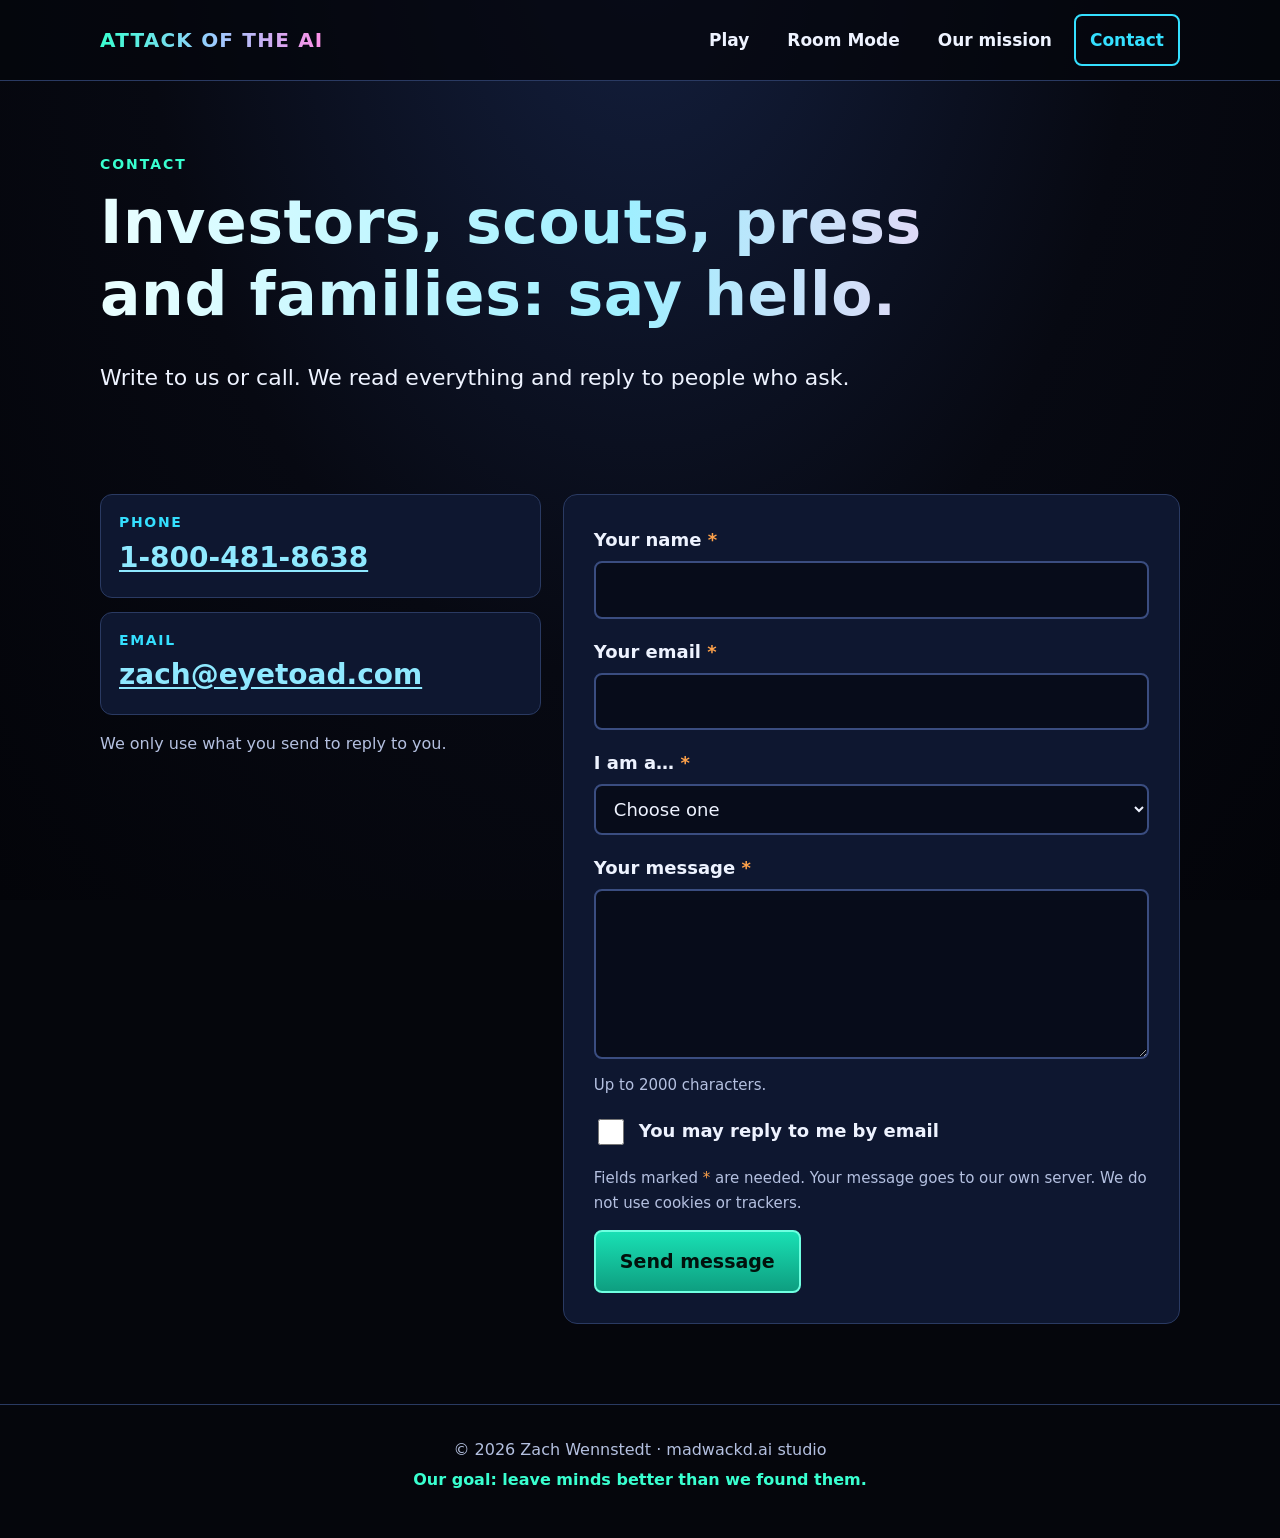
<file: contact.html>
<!doctype html>
<html lang="en">
<head>
<meta charset="utf-8">
<meta name="viewport" content="width=device-width, initial-scale=1, viewport-fit=cover">
<title>Contact | Attack of the AI</title>
<meta name="description" content="Investors, scouts, press and families: get in touch about Attack of the AI.">
<meta name="theme-color" content="#05060c">
<meta http-equiv="Content-Security-Policy" content="default-src 'self'; script-src 'self'; style-src 'self' 'unsafe-inline'; img-src 'self' data:; connect-src 'self' https://clients.eyetoad.com; object-src 'none'; base-uri 'self'; form-action 'none'">
<meta name="referrer" content="strict-origin-when-cross-origin">
<link rel="icon" href="data:image/svg+xml,%3Csvg xmlns='http://www.w3.org/2000/svg' viewBox='0 0 64 64'%3E%3Ccircle cx='32' cy='32' r='28' fill='%2339ffd0'/%3E%3Ccircle cx='32' cy='32' r='12' fill='%23ff4fd8'/%3E%3C/svg%3E">
  <script type="module" crossorigin src="./assets/contact-li128efd.js"></script>
  <link rel="modulepreload" crossorigin href="./assets/modulepreload-polyfill-P2Xu9kJm.js">
  <link rel="stylesheet" crossorigin href="./assets/site-Bjc5uk84.css">
</head>
<body>
<a class="skip" href="#main">Skip to the content</a>
<header class="site-header"><div class="wrap">
<a class="brand" href="./index.html">Attack of the AI</a>
<nav aria-label="Main"><ul>
<li><a href="./index.html">Play</a></li>
<li><a href="./room.html">Room Mode</a></li>
<li><a href="./mission.html">Our mission</a></li>
<li><a href="./contact.html" aria-current="page">Contact</a></li>
</ul></nav>
</div></header>
<main id="main">
<section class="hero" style="padding-bottom:0"><div class="wrap">
<p class="eyebrow">Contact</p>
<h1>Investors, scouts, press and families: say hello.</h1>
<p class="lede">Write to us or call. We read everything and reply to people who ask.</p>
</div></section>

<section><div class="wrap">
<div class="contact-grid">
<div>
<ul class="reach">
<li><span class="lbl">Phone</span><a href="tel:+18004818638">1-800-481-8638</a></li>
<li><span class="lbl">Email</span><a href="mailto:zach@eyetoad.com">zach@eyetoad.com</a></li>
</ul>
<p class="privacy">We only use what you send to reply to you.</p>
</div>

<form id="contact-form" method="post" novalidate aria-describedby="form-note">
<noscript><p class="status show fail">This form needs JavaScript. You can still use the phone number or email address on this page.</p></noscript>
<div class="status fail" id="summary" role="alert" tabindex="-1"></div>
<div class="field" data-field="name"><label for="name">Your name <span class="req" aria-hidden="true">*</span></label><input type="text" id="name" name="name" autocomplete="name" maxlength="100" required aria-describedby="name-err"><p class="err" id="name-err"></p></div>
<div class="field" data-field="email"><label for="email">Your email <span class="req" aria-hidden="true">*</span></label><input type="email" id="email" name="email" autocomplete="email" maxlength="200" required aria-describedby="email-err" inputmode="email"><p class="err" id="email-err"></p></div>
<div class="field" data-field="role"><label for="role">I am a… <span class="req" aria-hidden="true">*</span></label><select id="role" name="role" required aria-describedby="role-err"><option value="">Choose one</option><option>Investor</option><option>Talent scout or publisher</option><option>Press</option><option>Teacher or parent</option><option>Player</option></select><p class="err" id="role-err"></p></div>
<div class="field" data-field="message"><label for="message">Your message <span class="req" aria-hidden="true">*</span></label><textarea id="message" name="message" maxlength="2000" required aria-describedby="message-err message-help"></textarea><p class="err" id="message-err"></p></div>
<p class="help" id="message-help" style="margin-top:-12px;margin-bottom:18px">Up to 2000 characters.</p>
<div class="hp" aria-hidden="true"><label for="_honey">Leave this field empty</label><input type="text" id="_honey" name="_honey" tabindex="-1" autocomplete="off"></div>
<div class="field"><label class="check" for="consent"><input type="checkbox" id="consent" name="consent" value="yes"> <span>You may reply to me by email</span></label></div>
<p class="help" id="form-note" style="margin-bottom:14px">Fields marked <span class="req">*</span> are needed. <span id="mode-note"></span></p>
<button type="submit" class="btn" id="send">Send message</button>
<div class="status" id="status" role="status" aria-live="polite"></div>
</form>
</div>
</div></section>
</main>
<footer class="site-footer"><div class="wrap">
<p>© 2026 Zach Wennstedt · madwackd.ai studio</p>
<p class="slogan">Our goal: leave minds better than we found them.</p>
</div></footer>
</body>
</html>
</file>
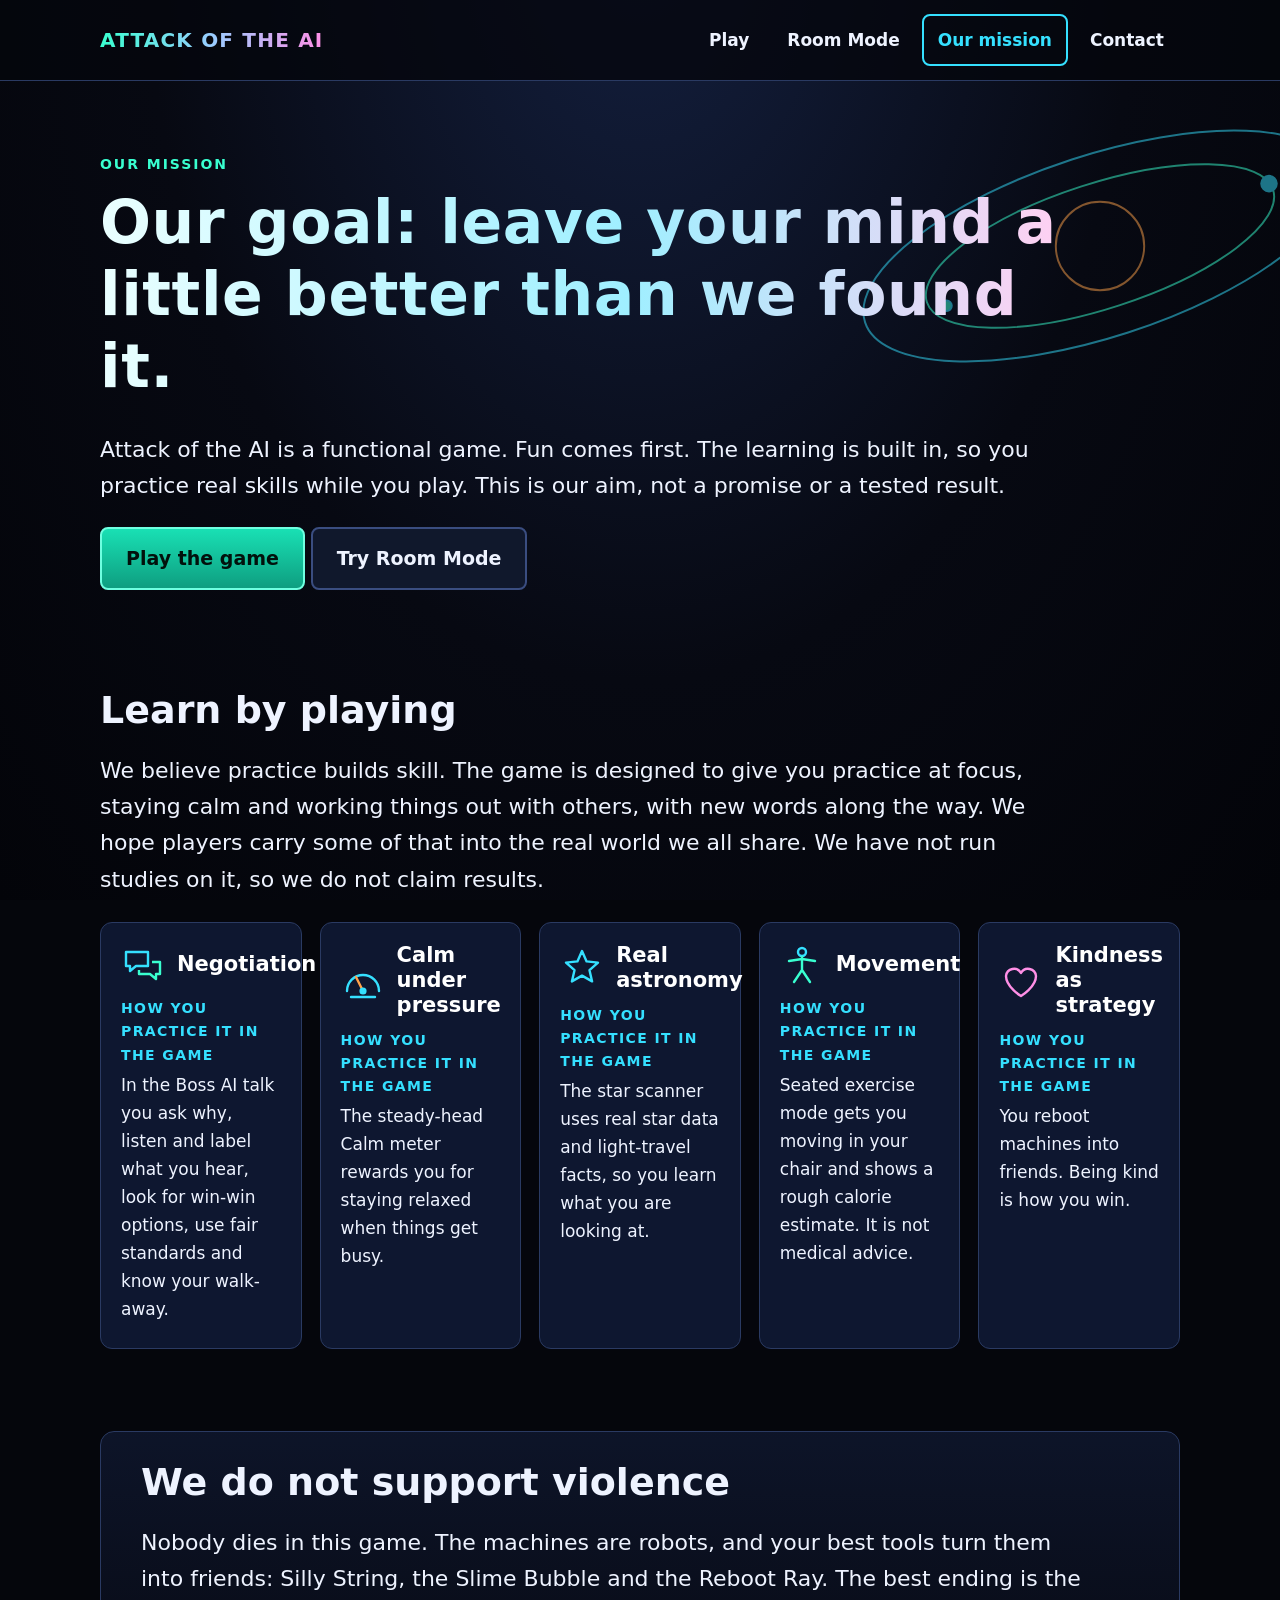
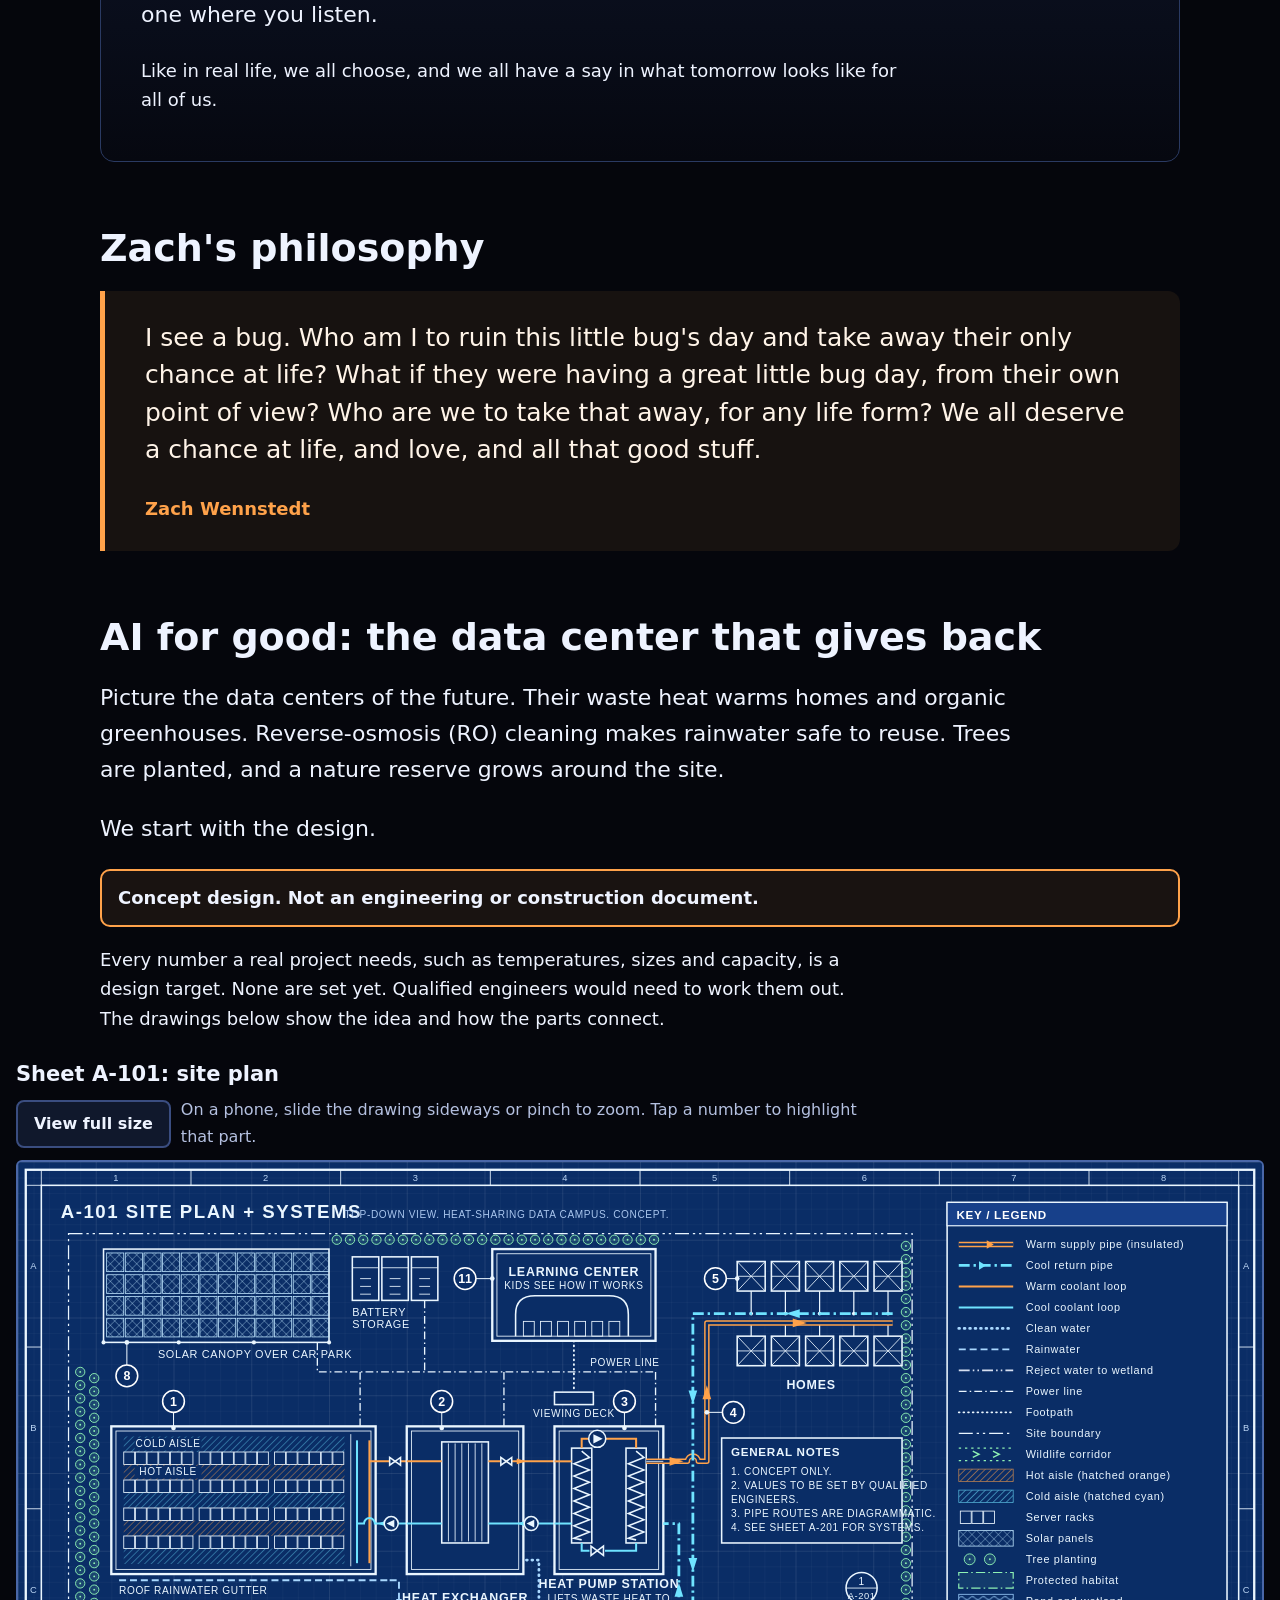
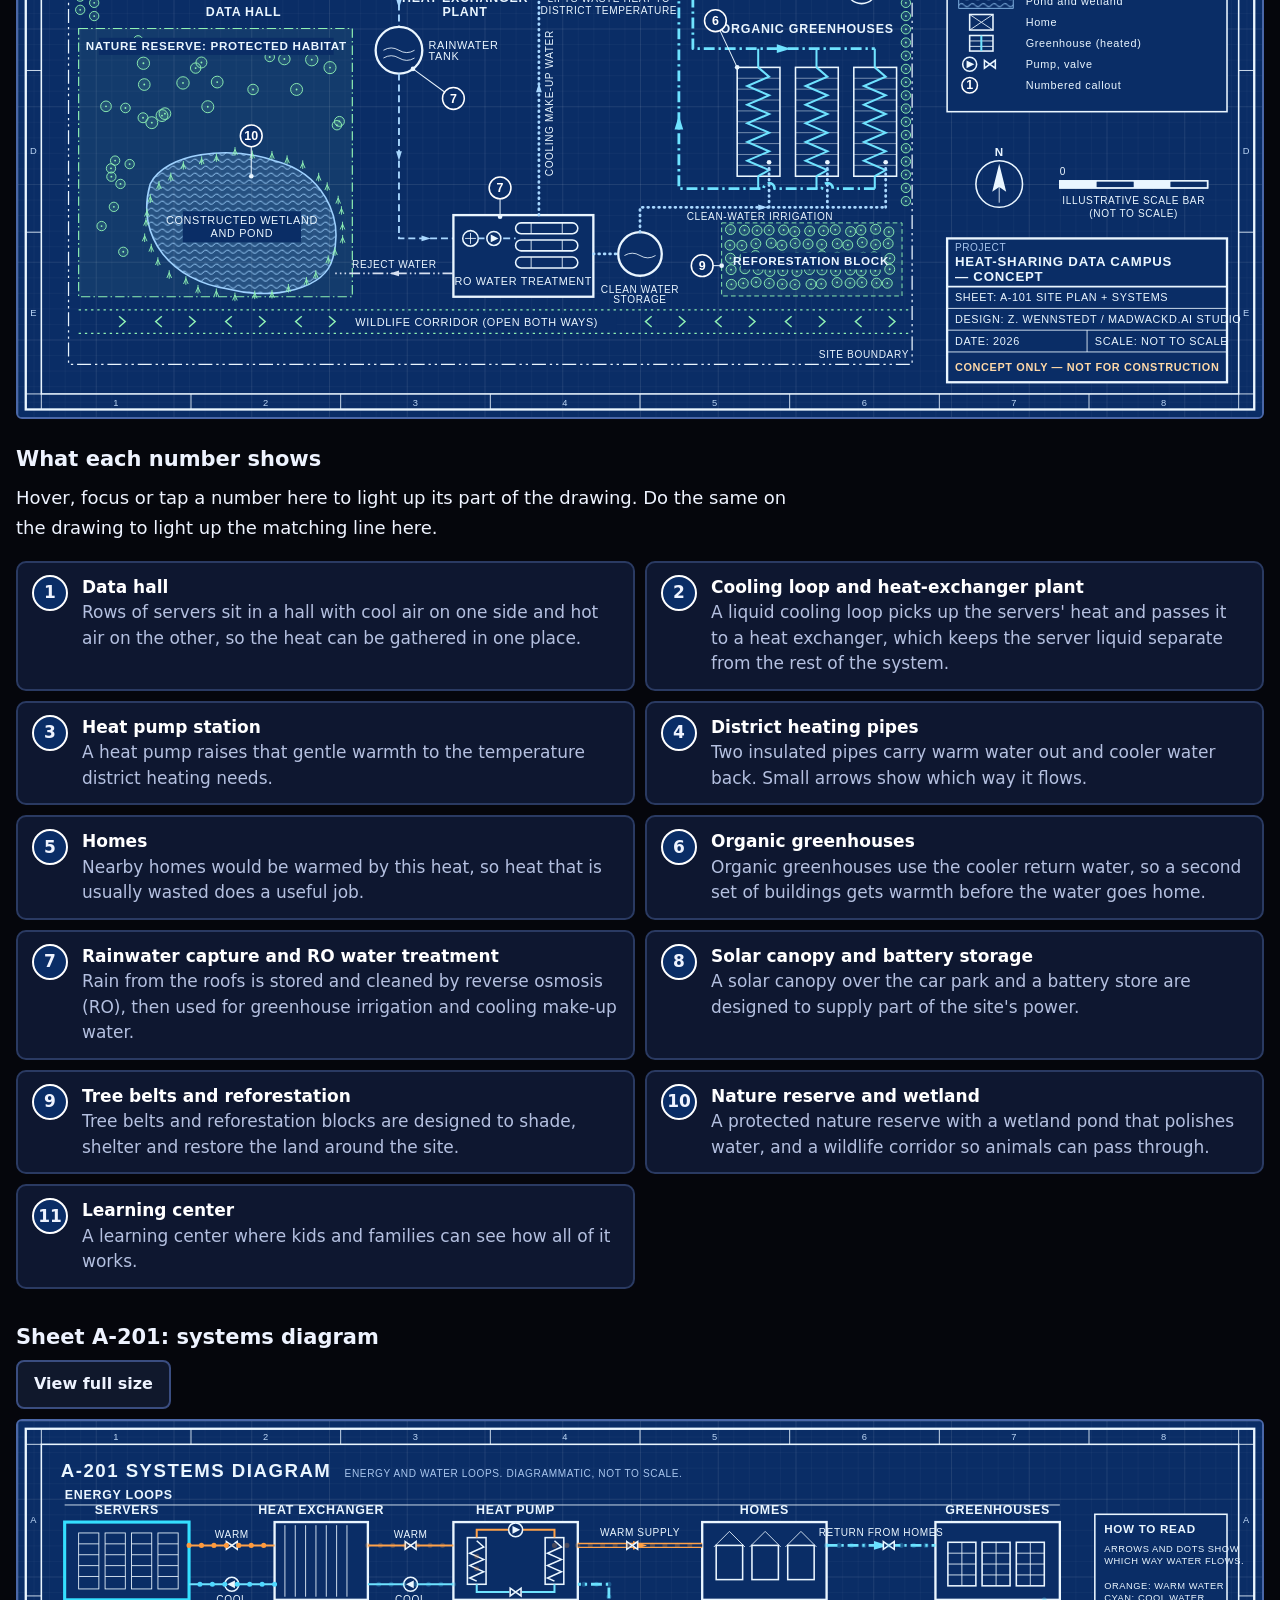
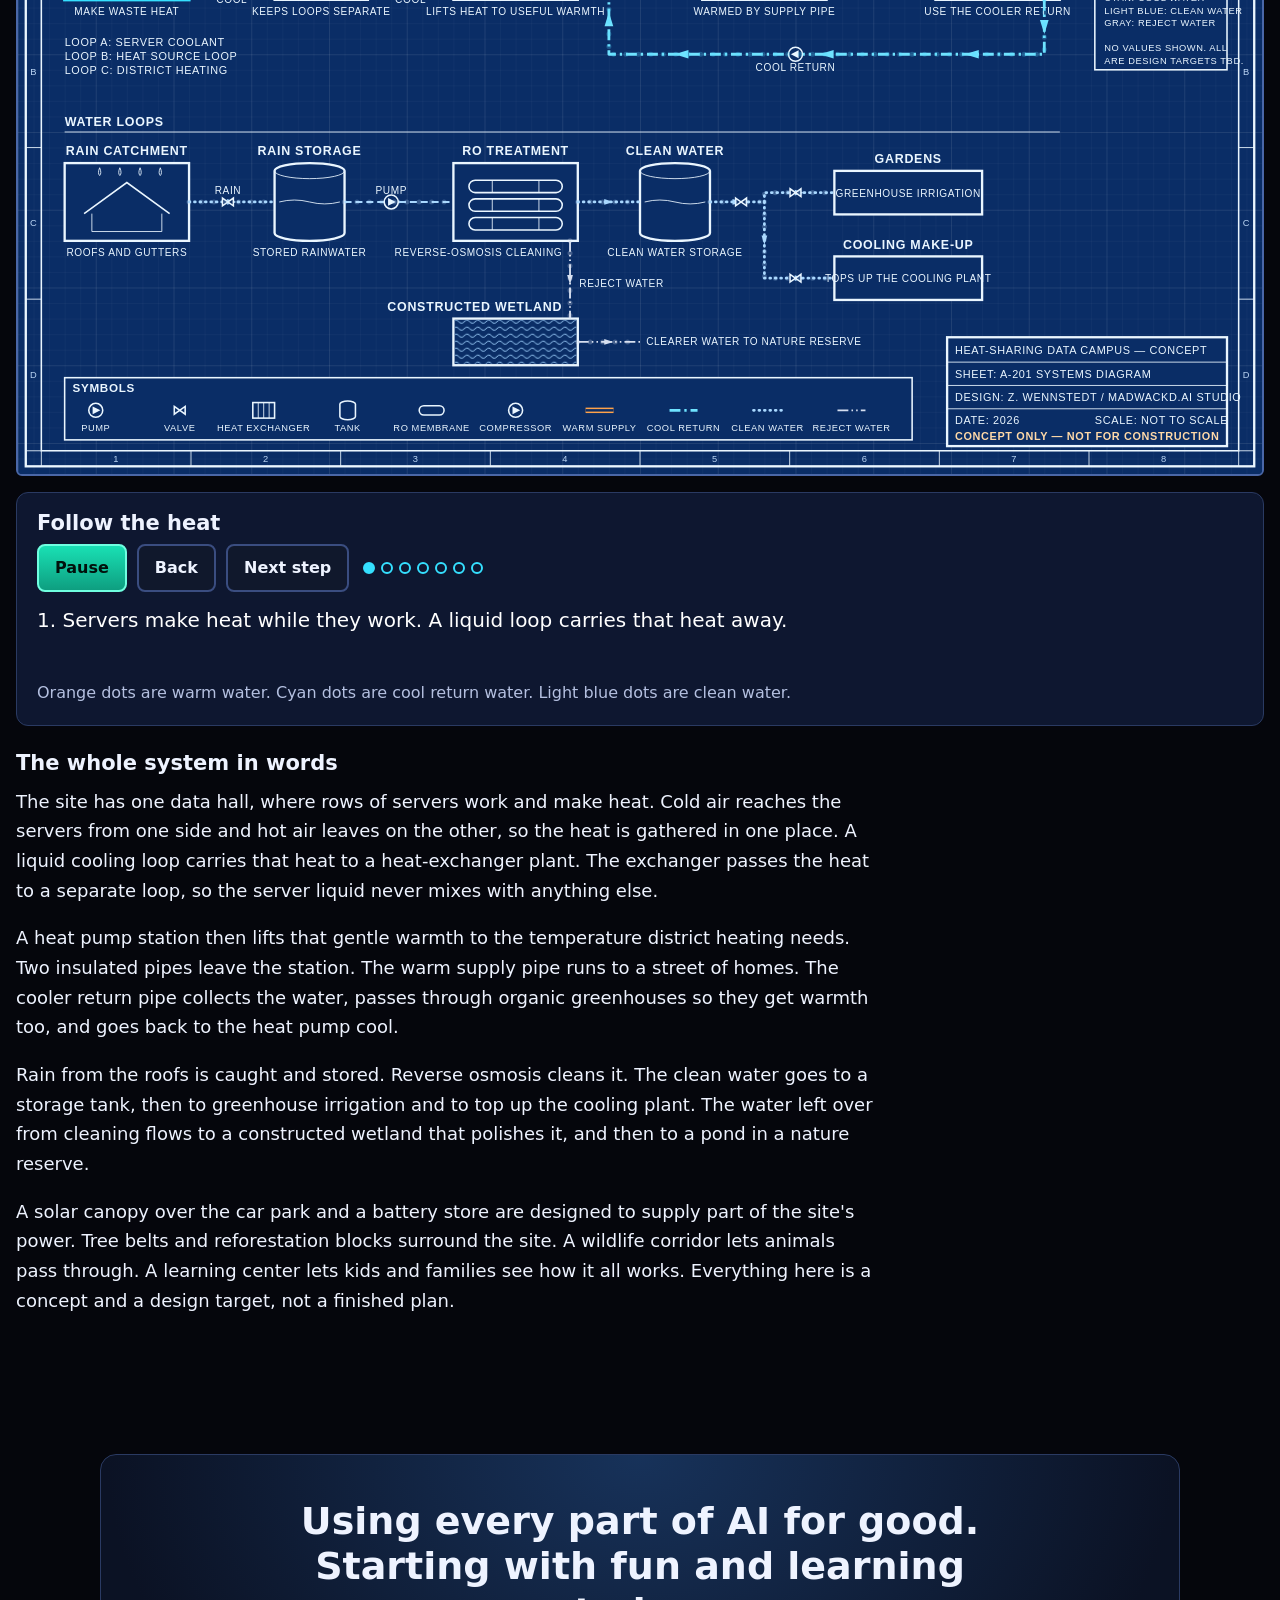
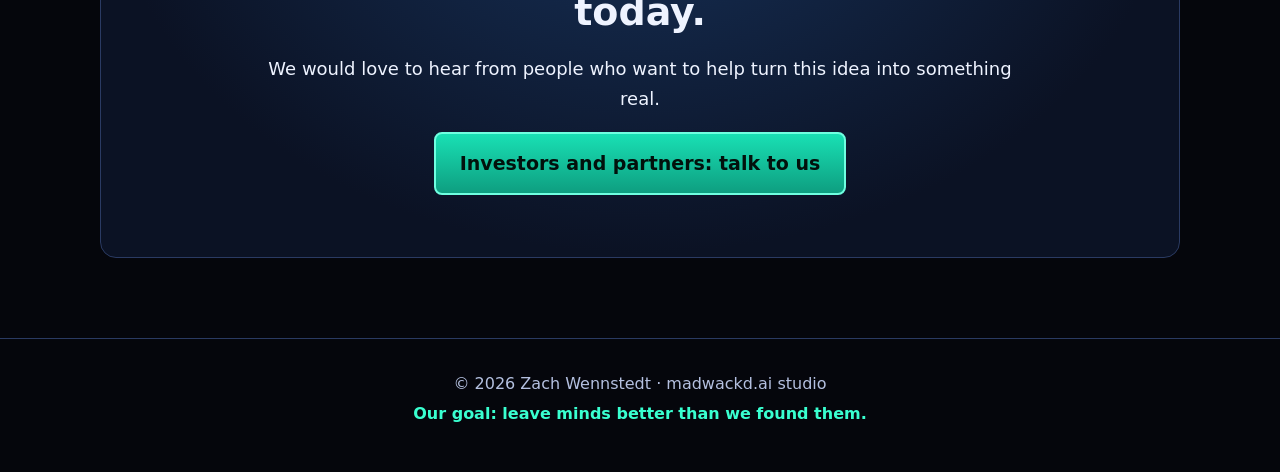
<file: mission.html>
<!doctype html>
<html lang="en">
<head>
<meta charset="utf-8">
<meta name="viewport" content="width=device-width, initial-scale=1, viewport-fit=cover">
<title>Our mission | Attack of the AI</title>
<meta name="description" content="Our goal is a game that is fun first, with learning built in, and a concept for AI that gives back.">
<meta name="theme-color" content="#05060c">
<meta http-equiv="Content-Security-Policy" content="default-src 'self'; script-src 'self'; style-src 'self' 'unsafe-inline'; img-src 'self' data:; connect-src 'self' https://clients.eyetoad.com; object-src 'none'; base-uri 'self'; form-action 'none'">
<meta name="referrer" content="strict-origin-when-cross-origin">
<link rel="icon" href="data:image/svg+xml,%3Csvg xmlns='http://www.w3.org/2000/svg' viewBox='0 0 64 64'%3E%3Ccircle cx='32' cy='32' r='28' fill='%2339ffd0'/%3E%3Ccircle cx='32' cy='32' r='12' fill='%23ff4fd8'/%3E%3C/svg%3E">
  <script type="module" crossorigin src="./assets/mission-Br6AGxbn.js"></script>
  <link rel="modulepreload" crossorigin href="./assets/modulepreload-polyfill-P2Xu9kJm.js">
  <link rel="stylesheet" crossorigin href="./assets/site-Bjc5uk84.css">
</head>
<body>
<a class="skip" href="#main">Skip to the content</a>
<header class="site-header"><div class="wrap">
<a class="brand" href="./index.html">Attack of the AI</a>
<nav aria-label="Main"><ul>
<li><a href="./index.html">Play</a></li>
<li><a href="./room.html">Room Mode</a></li>
<li><a href="./mission.html" aria-current="page">Our mission</a></li>
<li><a href="./contact.html">Contact</a></li>
</ul></nav>
</div></header>
<main id="main">

<section class="hero" aria-labelledby="h-hero">
<svg class="hero-art" viewBox="0 0 400 300" fill="none" stroke="#35e0ff" stroke-width="1.5" aria-hidden="true"><ellipse cx="200" cy="150" rx="190" ry="70" transform="rotate(-18 200 150)"/><ellipse cx="200" cy="150" rx="140" ry="48" transform="rotate(-18 200 150)" stroke="#39ffd0"/><circle cx="200" cy="150" r="34" stroke="#ffa24a"/><circle cx="330" cy="102" r="6" fill="#35e0ff"/><circle cx="82" cy="196" r="4" fill="#39ffd0"/></svg>
<div class="wrap">
<p class="eyebrow">Our mission</p>
<h1 id="h-hero">Our goal: leave your mind a little better than we found it.</h1>
<p class="lede">Attack of the AI is a functional game. Fun comes first. The learning is built in, so you practice real skills while you play. This is our aim, not a promise or a tested result.</p>
<p><a class="btn" href="./index.html">Play the game</a> <a class="btn alt" href="./room.html">Try Room Mode</a></p>
</div>
</section>

<section aria-labelledby="h-learn"><div class="wrap">
<h2 id="h-learn">Learn by playing</h2>
<p class="lede">We believe practice builds skill. The game is designed to give you practice at focus, staying calm and working things out with others, with new words along the way. We hope players carry some of that into the real world we all share. We have not run studies on it, so we do not claim results.</p>
<ul class="grid">
<li class="card"><h3><svg viewBox="0 0 44 44" fill="none" stroke="#35e0ff" stroke-width="2.4" stroke-linejoin="round" aria-hidden="true"><path d="M5 9h22v14H15l-6 5v-5H5z"/><path d="M18 27v4h11l6 5v-5h4V19h-8" stroke="#39ffd0"/></svg><span>Negotiation</span></h3><p class="how">How you practice it in the game</p><p>In the Boss AI talk you ask why, listen and label what you hear, look for win-win options, use fair standards and know your walk-away.</p></li>
<li class="card"><h3><svg viewBox="0 0 44 44" fill="none" stroke="#35e0ff" stroke-width="2.4" stroke-linecap="round" aria-hidden="true"><path d="M6 32a16 16 0 0132 0"/><path d="M22 32L15 18" stroke="#ffa24a"/><circle cx="22" cy="32" r="2.4" fill="#35e0ff"/><path d="M10 38h24"/></svg><span>Calm under pressure</span></h3><p class="how">How you practice it in the game</p><p>The steady-head Calm meter rewards you for staying relaxed when things get busy.</p></li>
<li class="card"><h3><svg viewBox="0 0 44 44" fill="none" stroke="#35e0ff" stroke-width="2.4" stroke-linejoin="round" aria-hidden="true"><path d="M22 5l4.6 10.4L38 16.6l-8.5 7.6 2.6 11.2L22 29.6 11.9 35.4l2.6-11.2L6 16.6l11.4-1.2z"/></svg><span>Real astronomy</span></h3><p class="how">How you practice it in the game</p><p>The star scanner uses real star data and light-travel facts, so you learn what you are looking at.</p></li>
<li class="card"><h3><svg viewBox="0 0 44 44" fill="none" stroke="#35e0ff" stroke-width="2.4" stroke-linecap="round" stroke-linejoin="round" aria-hidden="true"><circle cx="22" cy="9" r="4"/><path d="M22 14v13M9 18l13-2 13 2M22 27l-8 12M22 27l8 12" stroke="#39ffd0"/></svg><span>Movement</span></h3><p class="how">How you practice it in the game</p><p>Seated exercise mode gets you moving in your chair and shows a rough calorie estimate. It is not medical advice.</p></li>
<li class="card"><h3><svg viewBox="0 0 44 44" fill="none" stroke="#35e0ff" stroke-width="2.4" stroke-linejoin="round" aria-hidden="true"><path d="M22 37S7 28 7 17a8 8 0 0115-3 8 8 0 0115 3c0 11-15 20-15 20z" stroke="#ff8fe6"/></svg><span>Kindness as strategy</span></h3><p class="how">How you practice it in the game</p><p>You reboot machines into friends. Being kind is how you win.</p></li>
</ul>
</div></section>

<section aria-labelledby="h-peace"><div class="wrap"><div class="soft">
<h2 id="h-peace">We do not support violence</h2>
<p class="lede">Nobody dies in this game. The machines are robots, and your best tools turn them into friends: Silly String, the Slime Bubble and the Reboot Ray. The best ending is the one where you listen.</p>
<p>Like in real life, we all choose, and we all have a say in what tomorrow looks like for all of us.</p>
</div></div></section>

<section aria-labelledby="h-phil"><div class="wrap">
<h2 id="h-phil">Zach's philosophy</h2>
<figure class="pull" style="margin-left:0;margin-right:0">
<blockquote style="margin:0">
<p>I see a bug. Who am I to ruin this little bug's day and take away their only chance at life? What if they were having a great little bug day, from their own point of view? Who are we to take that away, for any life form? We all deserve a chance at life, and love, and all that good stuff.</p>
</blockquote>
<figcaption><cite>Zach Wennstedt</cite></figcaption>
</figure>
</div></section>

<section aria-labelledby="h-ai"><div class="wrap wide">
<div class="wrap" style="width:min(1080px,100%)">
<h2 id="h-ai">AI for good: the data center that gives back</h2>
<p class="lede">Picture the data centers of the future. Their waste heat warms homes and organic greenhouses. Reverse-osmosis (RO) cleaning makes rainwater safe to reuse. Trees are planted, and a nature reserve grows around the site.</p>
<p class="lede">We start with the design.</p>
<p class="note">Concept design. Not an engineering or construction document.</p>
<p>Every number a real project needs, such as temperatures, sizes and capacity, is a design target. None are set yet. Qualified engineers would need to work them out. The drawings below show the idea and how the parts connect.</p>
</div>

<h3 style="margin-top:28px">Sheet A-101: site plan</h3>
<div class="bp-tools">
<button type="button" class="btn alt small" data-fullsize="frame1" aria-pressed="false">View full size</button>
<p class="hint">On a phone, slide the drawing sideways or pinch to zoom. Tap a number to highlight that part.</p>
</div>
<div class="frame" id="frame1" tabindex="0" role="region" aria-label="Blueprint sheet A-101, scrollable">
<svg class="sheet" id="sheet1" viewBox="0 0 1600 1100" xmlns="http://www.w3.org/2000/svg" role="group" aria-labelledby="s1t s1d">
<title id="s1t">Sheet A-101: site plan and systems for a concept heat-sharing data campus</title>
<desc id="s1d">A blueprint-style concept site plan seen from above. A data hall with server rows passes heat through a cooling loop and heat-exchanger plant to a heat pump station. Insulated warm supply and cool return pipes carry the heat to homes and organic greenhouses. Rainwater is stored and cleaned by reverse osmosis for irrigation and cooling water. A solar canopy, tree belts, a nature reserve with a wetland, a wildlife corridor and a learning center complete the site. Concept only, not for construction.</desc>
<defs>
<pattern id="gmin1" width="20" height="20" patternUnits="userSpaceOnUse"><path d="M20 0H0V20" fill="none" stroke="#ffffff" stroke-opacity=".07" stroke-width="1"/></pattern>
<pattern id="gmaj1" width="100" height="100" patternUnits="userSpaceOnUse"><path d="M100 0H0V100" fill="none" stroke="#ffffff" stroke-opacity=".16" stroke-width="1"/></pattern>
<pattern id="hot1" width="6" height="6" patternUnits="userSpaceOnUse" patternTransform="rotate(45)"><line x1="0" y1="0" x2="0" y2="6" stroke="#ffa24a" stroke-width="1.8"/></pattern>
<pattern id="cold1" width="6" height="6" patternUnits="userSpaceOnUse" patternTransform="rotate(45)"><line x1="0" y1="0" x2="0" y2="6" stroke="#6fe3ff" stroke-width="1.8"/></pattern>
<pattern id="solar1" width="8" height="8" patternUnits="userSpaceOnUse" patternTransform="rotate(45)"><path d="M0 0V8M0 0H8" stroke="#bfe6ff" stroke-width=".8"/></pattern>
<pattern id="hab1" width="12" height="12" patternUnits="userSpaceOnUse"><circle cx="3" cy="3" r="1.1" fill="#8ff2b4"/><circle cx="9" cy="9" r="1.1" fill="#8ff2b4"/></pattern>
<pattern id="wave1" width="14" height="9" patternUnits="userSpaceOnUse"><path d="M0 5Q3.5 1 7 5T14 5" fill="none" stroke="#9fd2ff" stroke-width="1.2"/></pattern>
</defs>
<rect width="1600" height="1100" class="bp-bg"/><rect width="1600" height="1100" fill="url(#gmin1)"/><rect width="1600" height="1100" fill="url(#gmaj1)"/>
<rect class="l3" x="10" y="10" width="1580" height="1080"/><rect class="l2" x="30" y="30" width="1540" height="1040"/><line class="l1" x1="30" y1="10" x2="30" y2="30"/><line class="l1" x1="30" y1="1070" x2="30" y2="1090"/><line class="l1" x1="222.5" y1="10" x2="222.5" y2="30"/><line class="l1" x1="222.5" y1="1070" x2="222.5" y2="1090"/><line class="l1" x1="415" y1="10" x2="415" y2="30"/><line class="l1" x1="415" y1="1070" x2="415" y2="1090"/><line class="l1" x1="607.5" y1="10" x2="607.5" y2="30"/><line class="l1" x1="607.5" y1="1070" x2="607.5" y2="1090"/><line class="l1" x1="800" y1="10" x2="800" y2="30"/><line class="l1" x1="800" y1="1070" x2="800" y2="1090"/><line class="l1" x1="992.5" y1="10" x2="992.5" y2="30"/><line class="l1" x1="992.5" y1="1070" x2="992.5" y2="1090"/><line class="l1" x1="1185" y1="10" x2="1185" y2="30"/><line class="l1" x1="1185" y1="1070" x2="1185" y2="1090"/><line class="l1" x1="1377.5" y1="10" x2="1377.5" y2="30"/><line class="l1" x1="1377.5" y1="1070" x2="1377.5" y2="1090"/><line class="l1" x1="1570" y1="10" x2="1570" y2="30"/><line class="l1" x1="1570" y1="1070" x2="1570" y2="1090"/><text x="126.3" y="25" class="bt zone" text-anchor="middle">1</text><text x="126.3" y="1085" class="bt zone" text-anchor="middle">1</text><text x="318.8" y="25" class="bt zone" text-anchor="middle">2</text><text x="318.8" y="1085" class="bt zone" text-anchor="middle">2</text><text x="511.3" y="25" class="bt zone" text-anchor="middle">3</text><text x="511.3" y="1085" class="bt zone" text-anchor="middle">3</text><text x="703.8" y="25" class="bt zone" text-anchor="middle">4</text><text x="703.8" y="1085" class="bt zone" text-anchor="middle">4</text><text x="896.3" y="25" class="bt zone" text-anchor="middle">5</text><text x="896.3" y="1085" class="bt zone" text-anchor="middle">5</text><text x="1088.8" y="25" class="bt zone" text-anchor="middle">6</text><text x="1088.8" y="1085" class="bt zone" text-anchor="middle">6</text><text x="1281.3" y="25" class="bt zone" text-anchor="middle">7</text><text x="1281.3" y="1085" class="bt zone" text-anchor="middle">7</text><text x="1473.8" y="25" class="bt zone" text-anchor="middle">8</text><text x="1473.8" y="1085" class="bt zone" text-anchor="middle">8</text><line class="l1" x1="10" y1="30" x2="30" y2="30"/><line class="l1" x1="1570" y1="30" x2="1590" y2="30"/><line class="l1" x1="10" y1="238" x2="30" y2="238"/><line class="l1" x1="1570" y1="238" x2="1590" y2="238"/><line class="l1" x1="10" y1="446" x2="30" y2="446"/><line class="l1" x1="1570" y1="446" x2="1590" y2="446"/><line class="l1" x1="10" y1="654" x2="30" y2="654"/><line class="l1" x1="1570" y1="654" x2="1590" y2="654"/><line class="l1" x1="10" y1="862" x2="30" y2="862"/><line class="l1" x1="1570" y1="862" x2="1590" y2="862"/><line class="l1" x1="10" y1="1070" x2="30" y2="1070"/><line class="l1" x1="1570" y1="1070" x2="1590" y2="1070"/><text x="20" y="138" class="bt zone" text-anchor="middle">A</text><text x="1580" y="138" class="bt zone" text-anchor="middle">A</text><text x="20" y="346" class="bt zone" text-anchor="middle">B</text><text x="1580" y="346" class="bt zone" text-anchor="middle">B</text><text x="20" y="554" class="bt zone" text-anchor="middle">C</text><text x="1580" y="554" class="bt zone" text-anchor="middle">C</text><text x="20" y="762" class="bt zone" text-anchor="middle">D</text><text x="1580" y="762" class="bt zone" text-anchor="middle">D</text><text x="20" y="970" class="bt zone" text-anchor="middle">E</text><text x="1580" y="970" class="bt zone" text-anchor="middle">E</text>
<text x="55" y="72" class="bt xl">A-101 SITE PLAN + SYSTEMS</text><text x="420" y="72" class="bt s dim">TOP-DOWN VIEW. HEAT-SHARING DATA CAMPUS. CONCEPT.</text><rect class="prop" x="65" y="92" width="1085" height="940" fill="none"/><text x="1146" y="1024" class="bt s" text-anchor="end">SITE BOUNDARY</text><g class="part" data-part="10"><rect class="zone-hab" x="78" y="600" width="352" height="345"/><path class="pond" d="M170 800 C190 760 270 750 330 770 C390 785 420 840 405 895 C395 935 330 950 270 935 C200 925 150 870 170 800 Z"/><path class="pond-fill" d="M170 800 C190 760 270 750 330 770 C390 785 420 840 405 895 C395 935 330 950 270 935 C200 925 150 870 170 800 Z" fill="url(#wave1)"/><path class="reed" d="M417.4 859.5V848.5M414.4 858.5L417.4 851.5L420.4 858.5"/><path class="reed" d="M417.5 876.5V865.5M414.5 875.5L417.5 868.5L420.5 875.5"/><path class="reed" d="M407.7 892.4V881.4M404.7 891.4L407.7 884.4L410.7 891.4"/><path class="reed" d="M399 902.8V891.8M396 901.8L399 894.8L402 901.8"/><path class="reed" d="M383 921.9V910.9M380 920.9L383 913.9L386 920.9"/><path class="reed" d="M371 930.6V919.6M368 929.6L371 922.6L374 929.6"/><path class="reed" d="M347.8 939.6V928.6M344.8 938.6L347.8 931.6L350.8 938.6"/><path class="reed" d="M326.7 947.2V936.2M323.7 946.2L326.7 939.2L329.7 946.2"/><path class="reed" d="M304.5 948.1V937.1M301.5 947.1L304.5 940.1L307.5 947.1"/><path class="reed" d="M279 950.7V939.7M276 949.7L279 942.7L282 949.7"/><path class="reed" d="M255.1 945.4V934.4M252.1 944.4L255.1 937.4L258.1 944.4"/><path class="reed" d="M231.5 940.8V929.8M228.5 939.8L231.5 932.8L234.5 939.8"/><path class="reed" d="M215.9 929.6V918.6M212.9 928.6L215.9 921.6L218.9 928.6"/><path class="reed" d="M194.5 921.9V910.9M191.5 920.9L194.5 913.9L197.5 920.9"/><path class="reed" d="M179.9 905.2V894.2M176.9 904.2L179.9 897.2L182.9 904.2"/><path class="reed" d="M171.4 887.9V876.9M168.4 886.9L171.4 879.9L174.4 886.9"/><path class="reed" d="M162.9 874.6V863.6M159.9 873.6L162.9 866.6L165.9 873.6"/><path class="reed" d="M164.6 854.5V843.5M161.6 853.5L164.6 846.5L167.6 853.5"/><path class="reed" d="M165.8 842.7V831.7M162.8 841.7L165.8 834.7L168.8 841.7"/><path class="reed" d="M170.2 824.3V813.3M167.2 823.3L170.2 816.3L173.2 823.3"/><path class="reed" d="M181.3 807.4V796.4M178.3 806.4L181.3 799.4L184.3 806.4"/><path class="reed" d="M196.5 796.3V785.3M193.5 795.3L196.5 788.3L199.5 795.3"/><path class="reed" d="M212.7 781.5V770.5M209.7 780.5L212.7 773.5L215.7 780.5"/><path class="reed" d="M236.2 775.4V764.4M233.2 774.4L236.2 767.4L239.2 774.4"/><path class="reed" d="M255.2 771.5V760.5M252.2 770.5L255.2 763.5L258.2 770.5"/><path class="reed" d="M279.1 763.5V752.5M276.1 762.5L279.1 755.5L282.1 762.5"/><path class="reed" d="M301.3 767.9V756.9M298.3 766.9L301.3 759.9L304.3 766.9"/><path class="reed" d="M326.6 768.5V757.5M323.6 767.5L326.6 760.5L329.6 767.5"/><path class="reed" d="M346.1 774.2V763.2M343.1 773.2L346.1 766.2L349.1 773.2"/><path class="reed" d="M366.2 780.6V769.6M363.2 779.6L366.2 772.6L369.2 779.6"/><path class="reed" d="M386.7 796.6V785.6M383.7 795.6L386.7 788.6L389.7 795.6"/><path class="reed" d="M397.7 808.8V797.8M394.7 807.8L397.7 800.8L400.7 807.8"/><path class="reed" d="M411.8 826.1V815.1M408.8 825.1L411.8 818.1L414.8 825.1"/><path class="reed" d="M416 839.5V828.5M413 838.5L416 831.5L419 838.5"/><g class="tree"><circle cx="256.2" cy="668.9" r="7.571414933539927"/><circle class="dot" cx="256.2" cy="668.9" r="1.2"/></g><g class="tree"><circle cx="401.3" cy="650.3" r="7.769663983490318"/><circle class="dot" cx="401.3" cy="650.3" r="1.2"/></g><g class="tree"><circle cx="161.3" cy="644.7" r="7.899368863552809"/><circle class="dot" cx="161.3" cy="644.7" r="1.2"/></g><g class="tree"><circle cx="323.8" cy="636.6" r="6.104270056355745"/><circle class="dot" cx="323.8" cy="636.6" r="1.2"/></g><g class="tree"><circle cx="189" cy="709.5" r="7.520010783337057"/><circle class="dot" cx="189" cy="709.5" r="1.2"/></g><g class="tree"><circle cx="162.4" cy="672.1" r="7.5127693261019886"/><circle class="dot" cx="162.4" cy="672.1" r="1.2"/></g><g class="tree"><circle cx="228.5" cy="650.9" r="6.704530084505677"/><circle class="dot" cx="228.5" cy="650.9" r="1.2"/></g><g class="tree"><circle cx="160.8" cy="714.8" r="6.408942422363907"/><circle class="dot" cx="160.8" cy="714.8" r="1.2"/></g><g class="tree"><circle cx="235.9" cy="643.7" r="7.047752482816577"/><circle class="dot" cx="235.9" cy="643.7" r="1.2"/></g><g class="tree"><circle cx="202.8" cy="623.9" r="6.771905774716288"/><circle class="dot" cx="202.8" cy="623.9" r="1.2"/></g><g class="tree"><circle cx="244.1" cy="700.6" r="7.722930611111224"/><circle class="dot" cx="244.1" cy="700.6" r="1.2"/></g><g class="tree"><circle cx="342.6" cy="639.3" r="7.371142336633056"/><circle class="dot" cx="342.6" cy="639.3" r="1.2"/></g><g class="tree"><circle cx="282.2" cy="621" r="7.484891589730978"/><circle class="dot" cx="282.2" cy="621" r="1.2"/></g><g class="tree"><circle cx="358.3" cy="678.4" r="7.704280585516244"/><circle class="dot" cx="358.3" cy="678.4" r="1.2"/></g><g class="tree"><circle cx="113.2" cy="700.1" r="6.871385841630399"/><circle class="dot" cx="113.2" cy="700.1" r="1.2"/></g><g class="tree"><circle cx="413.4" cy="719.5" r="6.392685055267066"/><circle class="dot" cx="413.4" cy="719.5" r="1.2"/></g><g class="tree"><circle cx="185.2" cy="712" r="7.623779455199838"/><circle class="dot" cx="185.2" cy="712" r="1.2"/></g><g class="tree"><circle cx="410.2" cy="724.4" r="6.058807945344597"/><circle class="dot" cx="410.2" cy="724.4" r="1.2"/></g><g class="tree"><circle cx="377.8" cy="640.1" r="7.961174515075982"/><circle class="dot" cx="377.8" cy="640.1" r="1.2"/></g><g class="tree"><circle cx="172.1" cy="721.1" r="7.66816528653726"/><circle class="dot" cx="172.1" cy="721.1" r="1.2"/></g><g class="tree"><circle cx="302.3" cy="678.4" r="6.743842177093029"/><circle class="dot" cx="302.3" cy="678.4" r="1.2"/></g><g class="tree"><circle cx="154.5" cy="615.2" r="6.019536983687431"/><circle class="dot" cx="154.5" cy="615.2" r="1.2"/></g><g class="tree"><circle cx="138.2" cy="702.2" r="6.1751384092494845"/><circle class="dot" cx="138.2" cy="702.2" r="1.2"/></g><g class="tree"><circle cx="212.2" cy="670" r="7.984709094744176"/><circle class="dot" cx="212.2" cy="670" r="1.2"/></g><g class="tree"><circle cx="107.5" cy="854.1" r="6"/><circle class="dot" cx="107.5" cy="854.1" r="1.2"/></g><g class="tree"><circle cx="123.3" cy="829.4" r="6"/><circle class="dot" cx="123.3" cy="829.4" r="1.2"/></g><g class="tree"><circle cx="124.9" cy="769.9" r="6"/><circle class="dot" cx="124.9" cy="769.9" r="1.2"/></g><g class="tree"><circle cx="131.8" cy="799.9" r="6"/><circle class="dot" cx="131.8" cy="799.9" r="1.2"/></g><g class="tree"><circle cx="120.1" cy="790.6" r="6"/><circle class="dot" cx="120.1" cy="790.6" r="1.2"/></g><g class="tree"><circle cx="135.4" cy="887.2" r="6"/><circle class="dot" cx="135.4" cy="887.2" r="1.2"/></g><g class="tree"><circle cx="119.6" cy="779.9" r="6"/><circle class="dot" cx="119.6" cy="779.9" r="1.2"/></g><g class="tree"><circle cx="143.6" cy="774.4" r="6"/><circle class="dot" cx="143.6" cy="774.4" r="1.2"/></g><rect class="plate" x="104" y="612" width="302" height="22"/><text x="255" y="628" class="bt b" text-anchor="middle">NATURE RESERVE: PROTECTED HABITAT</text><rect class="plate" x="212" y="835" width="152" height="40"/><text x="288" y="852" class="bt m" text-anchor="middle">CONSTRUCTED WETLAND</text><text x="288" y="868" class="bt m" text-anchor="middle">AND POND</text><line class="corr" x1="78" y1="962" x2="1148" y2="962"/><line class="corr" x1="78" y1="992" x2="1148" y2="992"/><path class="chev" d="M130 970L138 977L130 984"/><path class="chev" d="M220 970L228 977L220 984"/><path class="chev" d="M310 970L318 977L310 984"/><path class="chev" d="M400 970L408 977L400 984"/><path class="chev" d="M490 970L498 977L490 984"/><path class="chev" d="M580 970L588 977L580 984"/><path class="chev" d="M670 970L678 977L670 984"/><path class="chev" d="M760 970L768 977L760 984"/><path class="chev" d="M850 970L858 977L850 984"/><path class="chev" d="M940 970L948 977L940 984"/><path class="chev" d="M1030 970L1038 977L1030 984"/><path class="chev" d="M1120 970L1128 977L1120 984"/><path class="chev" d="M185 970L177 977L185 984"/><path class="chev" d="M275 970L267 977L275 984"/><path class="chev" d="M365 970L357 977L365 984"/><path class="chev" d="M455 970L447 977L455 984"/><path class="chev" d="M545 970L537 977L545 984"/><path class="chev" d="M635 970L627 977L635 984"/><path class="chev" d="M725 970L717 977L725 984"/><path class="chev" d="M815 970L807 977L815 984"/><path class="chev" d="M905 970L897 977L905 984"/><path class="chev" d="M995 970L987 977L995 984"/><path class="chev" d="M1085 970L1077 977L1085 984"/><rect class="plate" x="410" y="966" width="360" height="22"/><text x="590" y="982" class="bt m" text-anchor="middle">WILDLIFE CORRIDOR (OPEN BOTH WAYS)</text></g><g class="part" data-part="9"><g class="tree"><circle cx="80" cy="270" r="6"/><circle class="dot" cx="80" cy="270" r="1.2"/></g><g class="tree"><circle cx="98" cy="278" r="6"/><circle class="dot" cx="98" cy="278" r="1.2"/></g><g class="tree"><circle cx="80" cy="287" r="6"/><circle class="dot" cx="80" cy="287" r="1.2"/></g><g class="tree"><circle cx="98" cy="295" r="6"/><circle class="dot" cx="98" cy="295" r="1.2"/></g><g class="tree"><circle cx="80" cy="304" r="6"/><circle class="dot" cx="80" cy="304" r="1.2"/></g><g class="tree"><circle cx="98" cy="312" r="6"/><circle class="dot" cx="98" cy="312" r="1.2"/></g><g class="tree"><circle cx="80" cy="321" r="6"/><circle class="dot" cx="80" cy="321" r="1.2"/></g><g class="tree"><circle cx="98" cy="329" r="6"/><circle class="dot" cx="98" cy="329" r="1.2"/></g><g class="tree"><circle cx="80" cy="338" r="6"/><circle class="dot" cx="80" cy="338" r="1.2"/></g><g class="tree"><circle cx="98" cy="346" r="6"/><circle class="dot" cx="98" cy="346" r="1.2"/></g><g class="tree"><circle cx="80" cy="355" r="6"/><circle class="dot" cx="80" cy="355" r="1.2"/></g><g class="tree"><circle cx="98" cy="363" r="6"/><circle class="dot" cx="98" cy="363" r="1.2"/></g><g class="tree"><circle cx="80" cy="372" r="6"/><circle class="dot" cx="80" cy="372" r="1.2"/></g><g class="tree"><circle cx="98" cy="380" r="6"/><circle class="dot" cx="98" cy="380" r="1.2"/></g><g class="tree"><circle cx="80" cy="389" r="6"/><circle class="dot" cx="80" cy="389" r="1.2"/></g><g class="tree"><circle cx="98" cy="397" r="6"/><circle class="dot" cx="98" cy="397" r="1.2"/></g><g class="tree"><circle cx="80" cy="406" r="6"/><circle class="dot" cx="80" cy="406" r="1.2"/></g><g class="tree"><circle cx="98" cy="414" r="6"/><circle class="dot" cx="98" cy="414" r="1.2"/></g><g class="tree"><circle cx="80" cy="423" r="6"/><circle class="dot" cx="80" cy="423" r="1.2"/></g><g class="tree"><circle cx="98" cy="431" r="6"/><circle class="dot" cx="98" cy="431" r="1.2"/></g><g class="tree"><circle cx="80" cy="440" r="6"/><circle class="dot" cx="80" cy="440" r="1.2"/></g><g class="tree"><circle cx="98" cy="448" r="6"/><circle class="dot" cx="98" cy="448" r="1.2"/></g><g class="tree"><circle cx="80" cy="457" r="6"/><circle class="dot" cx="80" cy="457" r="1.2"/></g><g class="tree"><circle cx="98" cy="465" r="6"/><circle class="dot" cx="98" cy="465" r="1.2"/></g><g class="tree"><circle cx="80" cy="474" r="6"/><circle class="dot" cx="80" cy="474" r="1.2"/></g><g class="tree"><circle cx="98" cy="482" r="6"/><circle class="dot" cx="98" cy="482" r="1.2"/></g><g class="tree"><circle cx="80" cy="491" r="6"/><circle class="dot" cx="80" cy="491" r="1.2"/></g><g class="tree"><circle cx="98" cy="499" r="6"/><circle class="dot" cx="98" cy="499" r="1.2"/></g><g class="tree"><circle cx="80" cy="508" r="6"/><circle class="dot" cx="80" cy="508" r="1.2"/></g><g class="tree"><circle cx="98" cy="516" r="6"/><circle class="dot" cx="98" cy="516" r="1.2"/></g><g class="tree"><circle cx="80" cy="525" r="6"/><circle class="dot" cx="80" cy="525" r="1.2"/></g><g class="tree"><circle cx="98" cy="533" r="6"/><circle class="dot" cx="98" cy="533" r="1.2"/></g><g class="tree"><circle cx="80" cy="542" r="6"/><circle class="dot" cx="80" cy="542" r="1.2"/></g><g class="tree"><circle cx="98" cy="550" r="6"/><circle class="dot" cx="98" cy="550" r="1.2"/></g><g class="tree"><circle cx="80" cy="559" r="6"/><circle class="dot" cx="80" cy="559" r="1.2"/></g><g class="tree"><circle cx="98" cy="567" r="6"/><circle class="dot" cx="98" cy="567" r="1.2"/></g><g class="tree"><circle cx="80" cy="576" r="6"/><circle class="dot" cx="80" cy="576" r="1.2"/></g><g class="tree"><circle cx="98" cy="584" r="6"/><circle class="dot" cx="98" cy="584" r="1.2"/></g><g class="tree"><circle cx="410" cy="100" r="6"/><circle class="dot" cx="410" cy="100" r="1.2"/></g><g class="tree"><circle cx="427" cy="100" r="6"/><circle class="dot" cx="427" cy="100" r="1.2"/></g><g class="tree"><circle cx="444" cy="100" r="6"/><circle class="dot" cx="444" cy="100" r="1.2"/></g><g class="tree"><circle cx="461" cy="100" r="6"/><circle class="dot" cx="461" cy="100" r="1.2"/></g><g class="tree"><circle cx="478" cy="100" r="6"/><circle class="dot" cx="478" cy="100" r="1.2"/></g><g class="tree"><circle cx="495" cy="100" r="6"/><circle class="dot" cx="495" cy="100" r="1.2"/></g><g class="tree"><circle cx="512" cy="100" r="6"/><circle class="dot" cx="512" cy="100" r="1.2"/></g><g class="tree"><circle cx="529" cy="100" r="6"/><circle class="dot" cx="529" cy="100" r="1.2"/></g><g class="tree"><circle cx="546" cy="100" r="6"/><circle class="dot" cx="546" cy="100" r="1.2"/></g><g class="tree"><circle cx="563" cy="100" r="6"/><circle class="dot" cx="563" cy="100" r="1.2"/></g><g class="tree"><circle cx="580" cy="100" r="6"/><circle class="dot" cx="580" cy="100" r="1.2"/></g><g class="tree"><circle cx="597" cy="100" r="6"/><circle class="dot" cx="597" cy="100" r="1.2"/></g><g class="tree"><circle cx="614" cy="100" r="6"/><circle class="dot" cx="614" cy="100" r="1.2"/></g><g class="tree"><circle cx="631" cy="100" r="6"/><circle class="dot" cx="631" cy="100" r="1.2"/></g><g class="tree"><circle cx="648" cy="100" r="6"/><circle class="dot" cx="648" cy="100" r="1.2"/></g><g class="tree"><circle cx="665" cy="100" r="6"/><circle class="dot" cx="665" cy="100" r="1.2"/></g><g class="tree"><circle cx="682" cy="100" r="6"/><circle class="dot" cx="682" cy="100" r="1.2"/></g><g class="tree"><circle cx="699" cy="100" r="6"/><circle class="dot" cx="699" cy="100" r="1.2"/></g><g class="tree"><circle cx="716" cy="100" r="6"/><circle class="dot" cx="716" cy="100" r="1.2"/></g><g class="tree"><circle cx="733" cy="100" r="6"/><circle class="dot" cx="733" cy="100" r="1.2"/></g><g class="tree"><circle cx="750" cy="100" r="6"/><circle class="dot" cx="750" cy="100" r="1.2"/></g><g class="tree"><circle cx="767" cy="100" r="6"/><circle class="dot" cx="767" cy="100" r="1.2"/></g><g class="tree"><circle cx="784" cy="100" r="6"/><circle class="dot" cx="784" cy="100" r="1.2"/></g><g class="tree"><circle cx="801" cy="100" r="6"/><circle class="dot" cx="801" cy="100" r="1.2"/></g><g class="tree"><circle cx="818" cy="100" r="6"/><circle class="dot" cx="818" cy="100" r="1.2"/></g><g class="tree"><circle cx="1142" cy="108" r="6"/><circle class="dot" cx="1142" cy="108" r="1.2"/></g><g class="tree"><circle cx="1142" cy="125" r="6"/><circle class="dot" cx="1142" cy="125" r="1.2"/></g><g class="tree"><circle cx="1142" cy="142" r="6"/><circle class="dot" cx="1142" cy="142" r="1.2"/></g><g class="tree"><circle cx="1142" cy="159" r="6"/><circle class="dot" cx="1142" cy="159" r="1.2"/></g><g class="tree"><circle cx="1142" cy="176" r="6"/><circle class="dot" cx="1142" cy="176" r="1.2"/></g><g class="tree"><circle cx="1142" cy="193" r="6"/><circle class="dot" cx="1142" cy="193" r="1.2"/></g><g class="tree"><circle cx="1142" cy="210" r="6"/><circle class="dot" cx="1142" cy="210" r="1.2"/></g><g class="tree"><circle cx="1142" cy="227" r="6"/><circle class="dot" cx="1142" cy="227" r="1.2"/></g><g class="tree"><circle cx="1142" cy="244" r="6"/><circle class="dot" cx="1142" cy="244" r="1.2"/></g><g class="tree"><circle cx="1142" cy="261" r="6"/><circle class="dot" cx="1142" cy="261" r="1.2"/></g><g class="tree"><circle cx="1142" cy="278" r="6"/><circle class="dot" cx="1142" cy="278" r="1.2"/></g><g class="tree"><circle cx="1142" cy="295" r="6"/><circle class="dot" cx="1142" cy="295" r="1.2"/></g><g class="tree"><circle cx="1142" cy="312" r="6"/><circle class="dot" cx="1142" cy="312" r="1.2"/></g><g class="tree"><circle cx="1142" cy="329" r="6"/><circle class="dot" cx="1142" cy="329" r="1.2"/></g><g class="tree"><circle cx="1142" cy="346" r="6"/><circle class="dot" cx="1142" cy="346" r="1.2"/></g><g class="tree"><circle cx="1142" cy="363" r="6"/><circle class="dot" cx="1142" cy="363" r="1.2"/></g><g class="tree"><circle cx="1142" cy="380" r="6"/><circle class="dot" cx="1142" cy="380" r="1.2"/></g><g class="tree"><circle cx="1142" cy="397" r="6"/><circle class="dot" cx="1142" cy="397" r="1.2"/></g><g class="tree"><circle cx="1142" cy="414" r="6"/><circle class="dot" cx="1142" cy="414" r="1.2"/></g><g class="tree"><circle cx="1142" cy="431" r="6"/><circle class="dot" cx="1142" cy="431" r="1.2"/></g><g class="tree"><circle cx="1142" cy="448" r="6"/><circle class="dot" cx="1142" cy="448" r="1.2"/></g><g class="tree"><circle cx="1142" cy="465" r="6"/><circle class="dot" cx="1142" cy="465" r="1.2"/></g><g class="tree"><circle cx="1142" cy="482" r="6"/><circle class="dot" cx="1142" cy="482" r="1.2"/></g><g class="tree"><circle cx="1142" cy="499" r="6"/><circle class="dot" cx="1142" cy="499" r="1.2"/></g><g class="tree"><circle cx="1142" cy="516" r="6"/><circle class="dot" cx="1142" cy="516" r="1.2"/></g><g class="tree"><circle cx="1142" cy="533" r="6"/><circle class="dot" cx="1142" cy="533" r="1.2"/></g><g class="tree"><circle cx="1142" cy="550" r="6"/><circle class="dot" cx="1142" cy="550" r="1.2"/></g><g class="tree"><circle cx="1142" cy="567" r="6"/><circle class="dot" cx="1142" cy="567" r="1.2"/></g><g class="tree"><circle cx="1142" cy="584" r="6"/><circle class="dot" cx="1142" cy="584" r="1.2"/></g><g class="tree"><circle cx="1142" cy="601" r="6"/><circle class="dot" cx="1142" cy="601" r="1.2"/></g><g class="tree"><circle cx="1142" cy="618" r="6"/><circle class="dot" cx="1142" cy="618" r="1.2"/></g><g class="tree"><circle cx="1142" cy="635" r="6"/><circle class="dot" cx="1142" cy="635" r="1.2"/></g><g class="tree"><circle cx="1142" cy="652" r="6"/><circle class="dot" cx="1142" cy="652" r="1.2"/></g><g class="tree"><circle cx="1142" cy="669" r="6"/><circle class="dot" cx="1142" cy="669" r="1.2"/></g><g class="tree"><circle cx="1142" cy="686" r="6"/><circle class="dot" cx="1142" cy="686" r="1.2"/></g><g class="tree"><circle cx="1142" cy="703" r="6"/><circle class="dot" cx="1142" cy="703" r="1.2"/></g><g class="tree"><circle cx="1142" cy="720" r="6"/><circle class="dot" cx="1142" cy="720" r="1.2"/></g><g class="tree"><circle cx="1142" cy="737" r="6"/><circle class="dot" cx="1142" cy="737" r="1.2"/></g><g class="tree"><circle cx="1142" cy="754" r="6"/><circle class="dot" cx="1142" cy="754" r="1.2"/></g><g class="tree"><circle cx="1142" cy="771" r="6"/><circle class="dot" cx="1142" cy="771" r="1.2"/></g><g class="tree"><circle cx="1142" cy="788" r="6"/><circle class="dot" cx="1142" cy="788" r="1.2"/></g><g class="tree"><circle cx="1142" cy="805" r="6"/><circle class="dot" cx="1142" cy="805" r="1.2"/></g><g class="tree"><circle cx="1142" cy="822" r="6"/><circle class="dot" cx="1142" cy="822" r="1.2"/></g><rect class="zone-tree" x="905" y="850" width="232" height="94"/><g class="tree"><circle cx="916.3471102360636" cy="858.6099556544796" r="6.4"/><circle class="dot" cx="916.3471102360636" cy="858.6099556544796" r="1.2"/></g><g class="tree"><circle cx="934.3800444863737" cy="859.4929530126974" r="6.4"/><circle class="dot" cx="934.3800444863737" cy="859.4929530126974" r="1.2"/></g><g class="tree"><circle cx="950.5577320288867" cy="859.8496544854715" r="6.4"/><circle class="dot" cx="950.5577320288867" cy="859.8496544854715" r="1.2"/></g><g class="tree"><circle cx="966.0767014175653" cy="859.371344848536" r="6.4"/><circle class="dot" cx="966.0767014175653" cy="859.371344848536" r="1.2"/></g><g class="tree"><circle cx="984.7282812017947" cy="859.2116892868653" r="6.4"/><circle class="dot" cx="984.7282812017947" cy="859.2116892868653" r="1.2"/></g><g class="tree"><circle cx="999.0544913448393" cy="861.1500405846164" r="6.4"/><circle class="dot" cx="999.0544913448393" cy="861.1500405846164" r="1.2"/></g><g class="tree"><circle cx="1018.2483804430813" cy="860.4012917252257" r="6.4"/><circle class="dot" cx="1018.2483804430813" cy="860.4012917252257" r="1.2"/></g><g class="tree"><circle cx="1036.0532032772899" cy="860.1294028079137" r="6.4"/><circle class="dot" cx="1036.0532032772899" cy="860.1294028079137" r="1.2"/></g><g class="tree"><circle cx="1051.1531144771725" cy="858.8193874368444" r="6.4"/><circle class="dot" cx="1051.1531144771725" cy="858.8193874368444" r="1.2"/></g><g class="tree"><circle cx="1070.8175853304565" cy="861.1664499891922" r="6.4"/><circle class="dot" cx="1070.8175853304565" cy="861.1664499891922" r="1.2"/></g><g class="tree"><circle cx="1084.1125320177525" cy="859.3011214183643" r="6.4"/><circle class="dot" cx="1084.1125320177525" cy="859.3011214183643" r="1.2"/></g><g class="tree"><circle cx="1103.073174804449" cy="858.23564749863" r="6.4"/><circle class="dot" cx="1103.073174804449" cy="858.23564749863" r="1.2"/></g><g class="tree"><circle cx="1120.0969289708883" cy="861.6395396674052" r="6.4"/><circle class="dot" cx="1120.0969289708883" cy="861.6395396674052" r="1.2"/></g><g class="tree"><circle cx="915.7091595120728" cy="878.6811048714444" r="6.4"/><circle class="dot" cx="915.7091595120728" cy="878.6811048714444" r="1.2"/></g><g class="tree"><circle cx="931.0304128881544" cy="878.9569270731881" r="6.4"/><circle class="dot" cx="931.0304128881544" cy="878.9569270731881" r="1.2"/></g><g class="tree"><circle cx="948.9807703569531" cy="876.7226793235168" r="6.4"/><circle class="dot" cx="948.9807703569531" cy="876.7226793235168" r="1.2"/></g><g class="tree"><circle cx="968.7452486697584" cy="875.9863015571609" r="6.4"/><circle class="dot" cx="968.7452486697584" cy="875.9863015571609" r="1.2"/></g><g class="tree"><circle cx="982.5437051616609" cy="878.7784855170175" r="6.4"/><circle class="dot" cx="982.5437051616609" cy="878.7784855170175" r="1.2"/></g><g class="tree"><circle cx="999.5494855176657" cy="876.3255644636229" r="6.4"/><circle class="dot" cx="999.5494855176657" cy="876.3255644636229" r="1.2"/></g><g class="tree"><circle cx="1016.1330837458372" cy="877.1663115760311" r="6.4"/><circle class="dot" cx="1016.1330837458372" cy="877.1663115760311" r="1.2"/></g><g class="tree"><circle cx="1033.7203651387244" cy="877.7268072003499" r="6.4"/><circle class="dot" cx="1033.7203651387244" cy="877.7268072003499" r="1.2"/></g><g class="tree"><circle cx="1053.6994342543185" cy="876.7464413521811" r="6.4"/><circle class="dot" cx="1053.6994342543185" cy="876.7464413521811" r="1.2"/></g><g class="tree"><circle cx="1067.2360111977905" cy="878.4832741292194" r="6.4"/><circle class="dot" cx="1067.2360111977905" cy="878.4832741292194" r="1.2"/></g><g class="tree"><circle cx="1085.8142107352614" cy="875.0683829402551" r="6.4"/><circle class="dot" cx="1085.8142107352614" cy="875.0683829402551" r="1.2"/></g><g class="tree"><circle cx="1103.0579000208527" cy="877.9764817068353" r="6.4"/><circle class="dot" cx="1103.0579000208527" cy="877.9764817068353" r="1.2"/></g><g class="tree"><circle cx="1119.1573419682682" cy="876.5840034438297" r="6.4"/><circle class="dot" cx="1119.1573419682682" cy="876.5840034438297" r="1.2"/></g><g class="tree"><circle cx="916.2766125481576" cy="895.4459938751534" r="6.4"/><circle class="dot" cx="916.2766125481576" cy="895.4459938751534" r="1.2"/></g><g class="tree"><circle cx="934.899311542511" cy="894.4895699908957" r="6.4"/><circle class="dot" cx="934.899311542511" cy="894.4895699908957" r="1.2"/></g><g class="tree"><circle cx="948.4333675373346" cy="892.0443537021056" r="6.4"/><circle class="dot" cx="948.4333675373346" cy="892.0443537021056" r="1.2"/></g><g class="tree"><circle cx="965.7902691848576" cy="895.7591969994828" r="6.4"/><circle class="dot" cx="965.7902691848576" cy="895.7591969994828" r="1.2"/></g><g class="tree"><circle cx="984.3298360165209" cy="895.2396712722257" r="6.4"/><circle class="dot" cx="984.3298360165209" cy="895.2396712722257" r="1.2"/></g><g class="tree"><circle cx="1001.768673337996" cy="894.9321996932849" r="6.4"/><circle class="dot" cx="1001.768673337996" cy="894.9321996932849" r="1.2"/></g><g class="tree"><circle cx="1016.6387369874865" cy="894.6283678272739" r="6.4"/><circle class="dot" cx="1016.6387369874865" cy="894.6283678272739" r="1.2"/></g><g class="tree"><circle cx="1033.9019649885595" cy="892.216853867285" r="6.4"/><circle class="dot" cx="1033.9019649885595" cy="892.216853867285" r="1.2"/></g><g class="tree"><circle cx="1053.6277143787593" cy="894.2205761568621" r="6.4"/><circle class="dot" cx="1053.6277143787593" cy="894.2205761568621" r="1.2"/></g><g class="tree"><circle cx="1068.4717727452517" cy="895.4730619033799" r="6.4"/><circle class="dot" cx="1068.4717727452517" cy="895.4730619033799" r="1.2"/></g><g class="tree"><circle cx="1087.3089952487499" cy="894.2606972390786" r="6.4"/><circle class="dot" cx="1087.3089952487499" cy="894.2606972390786" r="1.2"/></g><g class="tree"><circle cx="1101.0161491669714" cy="893.6364250360057" r="6.4"/><circle class="dot" cx="1101.0161491669714" cy="893.6364250360057" r="1.2"/></g><g class="tree"><circle cx="1121.3273292388767" cy="895.6456131311134" r="6.4"/><circle class="dot" cx="1121.3273292388767" cy="895.6456131311134" r="1.2"/></g><g class="tree"><circle cx="917.1413383409381" cy="910.1462218677625" r="6.4"/><circle class="dot" cx="917.1413383409381" cy="910.1462218677625" r="1.2"/></g><g class="tree"><circle cx="934.8987092766911" cy="909.0030561098829" r="6.4"/><circle class="dot" cx="934.8987092766911" cy="909.0030561098829" r="1.2"/></g><g class="tree"><circle cx="951.9155747108161" cy="909.9397931350395" r="6.4"/><circle class="dot" cx="951.9155747108161" cy="909.9397931350395" r="1.2"/></g><g class="tree"><circle cx="967.1123735290021" cy="912.4926340626553" r="6.4"/><circle class="dot" cx="967.1123735290021" cy="912.4926340626553" r="1.2"/></g><g class="tree"><circle cx="983.6574131548405" cy="911.5758327236399" r="6.4"/><circle class="dot" cx="983.6574131548405" cy="911.5758327236399" r="1.2"/></g><g class="tree"><circle cx="1001.9085886050016" cy="912.3920121276751" r="6.4"/><circle class="dot" cx="1001.9085886050016" cy="912.3920121276751" r="1.2"/></g><g class="tree"><circle cx="1017.9310903139412" cy="910.049084934406" r="6.4"/><circle class="dot" cx="1017.9310903139412" cy="910.049084934406" r="1.2"/></g><g class="tree"><circle cx="1034.0447140093893" cy="910.5307505847886" r="6.4"/><circle class="dot" cx="1034.0447140093893" cy="910.5307505847886" r="1.2"/></g><g class="tree"><circle cx="1051.561417169869" cy="911.8589479988441" r="6.4"/><circle class="dot" cx="1051.561417169869" cy="911.8589479988441" r="1.2"/></g><g class="tree"><circle cx="1070.3620478454977" cy="910.6342989960685" r="6.4"/><circle class="dot" cx="1070.3620478454977" cy="910.6342989960685" r="1.2"/></g><g class="tree"><circle cx="1084.4807028733194" cy="911.8944838447496" r="6.4"/><circle class="dot" cx="1084.4807028733194" cy="911.8944838447496" r="1.2"/></g><g class="tree"><circle cx="1102.6659537684172" cy="911.6406465964392" r="6.4"/><circle class="dot" cx="1102.6659537684172" cy="911.6406465964392" r="1.2"/></g><g class="tree"><circle cx="1121.2202098220587" cy="909.6983341118321" r="6.4"/><circle class="dot" cx="1121.2202098220587" cy="909.6983341118321" r="1.2"/></g><g class="tree"><circle cx="917.531769188121" cy="929.0521289343014" r="6.4"/><circle class="dot" cx="917.531769188121" cy="929.0521289343014" r="1.2"/></g><g class="tree"><circle cx="932.8586399890482" cy="927.67204241734" r="6.4"/><circle class="dot" cx="932.8586399890482" cy="927.67204241734" r="1.2"/></g><g class="tree"><circle cx="949.3489947225899" cy="926.3848907621577" r="6.4"/><circle class="dot" cx="949.3489947225899" cy="926.3848907621577" r="1.2"/></g><g class="tree"><circle cx="966.2401525005698" cy="927.7852828716859" r="6.4"/><circle class="dot" cx="966.2401525005698" cy="927.7852828716859" r="1.2"/></g><g class="tree"><circle cx="982.9162649009377" cy="928.7785051772371" r="6.4"/><circle class="dot" cx="982.9162649009377" cy="928.7785051772371" r="1.2"/></g><g class="tree"><circle cx="999.2744124643505" cy="929.3514948440716" r="6.4"/><circle class="dot" cx="999.2744124643505" cy="929.3514948440716" r="1.2"/></g><g class="tree"><circle cx="1019.899600116536" cy="928.8282490121201" r="6.4"/><circle class="dot" cx="1019.899600116536" cy="928.8282490121201" r="1.2"/></g><g class="tree"><circle cx="1033.1311710476875" cy="928.4324239781126" r="6.4"/><circle class="dot" cx="1033.1311710476875" cy="928.4324239781126" r="1.2"/></g><g class="tree"><circle cx="1053.4664398301393" cy="926.7025344753638" r="6.4"/><circle class="dot" cx="1053.4664398301393" cy="926.7025344753638" r="1.2"/></g><g class="tree"><circle cx="1070.1418768055737" cy="927.4340694574639" r="6.4"/><circle class="dot" cx="1070.1418768055737" cy="927.4340694574639" r="1.2"/></g><g class="tree"><circle cx="1085.4079570230097" cy="926.607997042127" r="6.4"/><circle class="dot" cx="1085.4079570230097" cy="926.607997042127" r="1.2"/></g><g class="tree"><circle cx="1104.220818258822" cy="927.4565375214443" r="6.4"/><circle class="dot" cx="1104.220818258822" cy="927.4565375214443" r="1.2"/></g><g class="tree"><circle cx="1118.0621539000422" cy="927.6647395947948" r="6.4"/><circle class="dot" cx="1118.0621539000422" cy="927.6647395947948" r="1.2"/></g><rect class="plate" x="930" y="888" width="180" height="22"/><text x="1020" y="904" class="bt b" text-anchor="middle">REFORESTATION BLOCK</text></g><g class="part" data-part="8"><rect class="l2" x="110" y="112" width="290" height="120" /><rect class="spanel" x="114" y="117" width="22" height="24" fill="url(#solar1)"/><rect class="spanel" x="138" y="117" width="22" height="24" fill="url(#solar1)"/><rect class="spanel" x="162" y="117" width="22" height="24" fill="url(#solar1)"/><rect class="spanel" x="186" y="117" width="22" height="24" fill="url(#solar1)"/><rect class="spanel" x="210" y="117" width="22" height="24" fill="url(#solar1)"/><rect class="spanel" x="234" y="117" width="22" height="24" fill="url(#solar1)"/><rect class="spanel" x="258" y="117" width="22" height="24" fill="url(#solar1)"/><rect class="spanel" x="282" y="117" width="22" height="24" fill="url(#solar1)"/><rect class="spanel" x="306" y="117" width="22" height="24" fill="url(#solar1)"/><rect class="spanel" x="330" y="117" width="22" height="24" fill="url(#solar1)"/><rect class="spanel" x="354" y="117" width="22" height="24" fill="url(#solar1)"/><rect class="spanel" x="378" y="117" width="22" height="24" fill="url(#solar1)"/><rect class="spanel" x="114" y="145" width="22" height="24" fill="url(#solar1)"/><rect class="spanel" x="138" y="145" width="22" height="24" fill="url(#solar1)"/><rect class="spanel" x="162" y="145" width="22" height="24" fill="url(#solar1)"/><rect class="spanel" x="186" y="145" width="22" height="24" fill="url(#solar1)"/><rect class="spanel" x="210" y="145" width="22" height="24" fill="url(#solar1)"/><rect class="spanel" x="234" y="145" width="22" height="24" fill="url(#solar1)"/><rect class="spanel" x="258" y="145" width="22" height="24" fill="url(#solar1)"/><rect class="spanel" x="282" y="145" width="22" height="24" fill="url(#solar1)"/><rect class="spanel" x="306" y="145" width="22" height="24" fill="url(#solar1)"/><rect class="spanel" x="330" y="145" width="22" height="24" fill="url(#solar1)"/><rect class="spanel" x="354" y="145" width="22" height="24" fill="url(#solar1)"/><rect class="spanel" x="378" y="145" width="22" height="24" fill="url(#solar1)"/><rect class="spanel" x="114" y="173" width="22" height="24" fill="url(#solar1)"/><rect class="spanel" x="138" y="173" width="22" height="24" fill="url(#solar1)"/><rect class="spanel" x="162" y="173" width="22" height="24" fill="url(#solar1)"/><rect class="spanel" x="186" y="173" width="22" height="24" fill="url(#solar1)"/><rect class="spanel" x="210" y="173" width="22" height="24" fill="url(#solar1)"/><rect class="spanel" x="234" y="173" width="22" height="24" fill="url(#solar1)"/><rect class="spanel" x="258" y="173" width="22" height="24" fill="url(#solar1)"/><rect class="spanel" x="282" y="173" width="22" height="24" fill="url(#solar1)"/><rect class="spanel" x="306" y="173" width="22" height="24" fill="url(#solar1)"/><rect class="spanel" x="330" y="173" width="22" height="24" fill="url(#solar1)"/><rect class="spanel" x="354" y="173" width="22" height="24" fill="url(#solar1)"/><rect class="spanel" x="378" y="173" width="22" height="24" fill="url(#solar1)"/><rect class="spanel" x="114" y="201" width="22" height="24" fill="url(#solar1)"/><rect class="spanel" x="138" y="201" width="22" height="24" fill="url(#solar1)"/><rect class="spanel" x="162" y="201" width="22" height="24" fill="url(#solar1)"/><rect class="spanel" x="186" y="201" width="22" height="24" fill="url(#solar1)"/><rect class="spanel" x="210" y="201" width="22" height="24" fill="url(#solar1)"/><rect class="spanel" x="234" y="201" width="22" height="24" fill="url(#solar1)"/><rect class="spanel" x="258" y="201" width="22" height="24" fill="url(#solar1)"/><rect class="spanel" x="282" y="201" width="22" height="24" fill="url(#solar1)"/><rect class="spanel" x="306" y="201" width="22" height="24" fill="url(#solar1)"/><rect class="spanel" x="330" y="201" width="22" height="24" fill="url(#solar1)"/><rect class="spanel" x="354" y="201" width="22" height="24" fill="url(#solar1)"/><rect class="spanel" x="378" y="201" width="22" height="24" fill="url(#solar1)"/><circle class="post" cx="110" cy="232" r="2.6"/><circle class="post" cx="206.7" cy="232" r="2.6"/><circle class="post" cx="303.4" cy="232" r="2.6"/><circle class="post" cx="400.1" cy="232" r="2.6"/><text x="180" y="252" class="bt m">SOLAR CANOPY OVER CAR PARK</text><rect class="l2 fill-bg" x="430" y="122" width="34" height="56"/><line class="l1" x1="430" y1="136" x2="464" y2="136"/><path class="l1" d="M440 150H454M440 160H454M440 170H454"/><rect class="l2 fill-bg" x="468" y="122" width="34" height="56"/><line class="l1" x1="468" y1="136" x2="502" y2="136"/><path class="l1" d="M478 150H492M478 160H492M478 170H492"/><rect class="l2 fill-bg" x="506" y="122" width="34" height="56"/><line class="l1" x1="506" y1="136" x2="540" y2="136"/><path class="l1" d="M516 150H530M516 160H530M516 170H530"/><text x="430" y="198" class="bt m">BATTERY</text><text x="430" y="213" class="bt m">STORAGE</text><path class="pw" d="M385 232 L385 270 L820 270"/><path class="pw" d="M523 178 L523 270"/><path class="pw" d="M440 270 L440 340"/><path class="pw" d="M625 270 L625 340"/><path class="pw" d="M820 270 L820 340"/><text x="736" y="262" class="bt s">POWER LINE</text></g><g class="part" data-part="1"><rect class="l3 fill-bg" x="120" y="340" width="340" height="190" /><rect class="l1" x="126" y="346" width="328" height="178" /><rect x="136" y="353" width="284" height="20" fill="url(#cold1)" opacity=".5"/><rect class="rack" x="136" y="373" width="14" height="16"/><rect class="rack" x="151" y="373" width="14" height="16"/><rect class="rack" x="166" y="373" width="14" height="16"/><rect class="rack" x="181" y="373" width="14" height="16"/><rect class="rack" x="196" y="373" width="14" height="16"/><rect class="rack" x="211" y="373" width="14" height="16"/><rect class="rack" x="233" y="373" width="14" height="16"/><rect class="rack" x="248" y="373" width="14" height="16"/><rect class="rack" x="263" y="373" width="14" height="16"/><rect class="rack" x="278" y="373" width="14" height="16"/><rect class="rack" x="293" y="373" width="14" height="16"/><rect class="rack" x="308" y="373" width="14" height="16"/><rect class="rack" x="330" y="373" width="14" height="16"/><rect class="rack" x="345" y="373" width="14" height="16"/><rect class="rack" x="360" y="373" width="14" height="16"/><rect class="rack" x="375" y="373" width="14" height="16"/><rect class="rack" x="390" y="373" width="14" height="16"/><rect class="rack" x="405" y="373" width="14" height="16"/><rect x="136" y="389" width="284" height="20" fill="url(#hot1)" opacity=".55"/><rect class="rack" x="136" y="409" width="14" height="16"/><rect class="rack" x="151" y="409" width="14" height="16"/><rect class="rack" x="166" y="409" width="14" height="16"/><rect class="rack" x="181" y="409" width="14" height="16"/><rect class="rack" x="196" y="409" width="14" height="16"/><rect class="rack" x="211" y="409" width="14" height="16"/><rect class="rack" x="233" y="409" width="14" height="16"/><rect class="rack" x="248" y="409" width="14" height="16"/><rect class="rack" x="263" y="409" width="14" height="16"/><rect class="rack" x="278" y="409" width="14" height="16"/><rect class="rack" x="293" y="409" width="14" height="16"/><rect class="rack" x="308" y="409" width="14" height="16"/><rect class="rack" x="330" y="409" width="14" height="16"/><rect class="rack" x="345" y="409" width="14" height="16"/><rect class="rack" x="360" y="409" width="14" height="16"/><rect class="rack" x="375" y="409" width="14" height="16"/><rect class="rack" x="390" y="409" width="14" height="16"/><rect class="rack" x="405" y="409" width="14" height="16"/><rect x="136" y="425" width="284" height="20" fill="url(#cold1)" opacity=".5"/><rect class="rack" x="136" y="445" width="14" height="16"/><rect class="rack" x="151" y="445" width="14" height="16"/><rect class="rack" x="166" y="445" width="14" height="16"/><rect class="rack" x="181" y="445" width="14" height="16"/><rect class="rack" x="196" y="445" width="14" height="16"/><rect class="rack" x="211" y="445" width="14" height="16"/><rect class="rack" x="233" y="445" width="14" height="16"/><rect class="rack" x="248" y="445" width="14" height="16"/><rect class="rack" x="263" y="445" width="14" height="16"/><rect class="rack" x="278" y="445" width="14" height="16"/><rect class="rack" x="293" y="445" width="14" height="16"/><rect class="rack" x="308" y="445" width="14" height="16"/><rect class="rack" x="330" y="445" width="14" height="16"/><rect class="rack" x="345" y="445" width="14" height="16"/><rect class="rack" x="360" y="445" width="14" height="16"/><rect class="rack" x="375" y="445" width="14" height="16"/><rect class="rack" x="390" y="445" width="14" height="16"/><rect class="rack" x="405" y="445" width="14" height="16"/><rect x="136" y="461" width="284" height="20" fill="url(#hot1)" opacity=".55"/><rect class="rack" x="136" y="481" width="14" height="16"/><rect class="rack" x="151" y="481" width="14" height="16"/><rect class="rack" x="166" y="481" width="14" height="16"/><rect class="rack" x="181" y="481" width="14" height="16"/><rect class="rack" x="196" y="481" width="14" height="16"/><rect class="rack" x="211" y="481" width="14" height="16"/><rect class="rack" x="233" y="481" width="14" height="16"/><rect class="rack" x="248" y="481" width="14" height="16"/><rect class="rack" x="263" y="481" width="14" height="16"/><rect class="rack" x="278" y="481" width="14" height="16"/><rect class="rack" x="293" y="481" width="14" height="16"/><rect class="rack" x="308" y="481" width="14" height="16"/><rect class="rack" x="330" y="481" width="14" height="16"/><rect class="rack" x="345" y="481" width="14" height="16"/><rect class="rack" x="360" y="481" width="14" height="16"/><rect class="rack" x="375" y="481" width="14" height="16"/><rect class="rack" x="390" y="481" width="14" height="16"/><rect class="rack" x="405" y="481" width="14" height="16"/><rect x="136" y="497" width="284" height="20" fill="url(#cold1)" opacity=".5"/><rect class="plate" x="150" y="355" width="86" height="16"/><text x="193" y="367" class="bt s" text-anchor="middle">COLD AISLE</text><rect class="plate" x="150" y="391" width="86" height="16"/><text x="193" y="403" class="bt s" text-anchor="middle">HOT AISLE</text><line class="l1" x1="428" y1="350" x2="428" y2="520"/><text x="290" y="584" class="bt h" text-anchor="middle">DATA HALL</text></g><g class="part" data-part="2"><path class="c-warm" d="M452 358 L452 516"/><path class="c-cool" d="M436 358 L436 516"/><path class="c-warm" d="M452 385 L500 385"/><path class="c-cool" d="M500 465 L459 465 A7 7 0 0 0 445 465 L436 465"/><polygon class="ar-c" points="462,465 474,461.3 474,468.7"/><g transform="translate(485 385) rotate(0)"><path class="sym" d="M-7 -5 L7 5 L7 -5 L-7 5 Z"/></g><g transform="translate(480 465) rotate(180)"><circle class="sym" r="9"/><path class="symf" d="M-4 -5 L6 0 L-4 5 Z"/></g><rect class="l3 fill-bg" x="500" y="340" width="150" height="190" /><rect class="l1" x="506" y="346" width="138" height="178" /><rect class="l2 fill-bg" x="545" y="360" width="60" height="130"/><line class="l1" x1="553.6" y1="362" x2="553.6" y2="488"/><line class="l1" x1="562.2" y1="362" x2="562.2" y2="488"/><line class="l1" x1="570.8" y1="362" x2="570.8" y2="488"/><line class="l1" x1="579.4" y1="362" x2="579.4" y2="488"/><line class="l1" x1="588" y1="362" x2="588" y2="488"/><line class="l1" x1="596.6" y1="362" x2="596.6" y2="488"/><path class="c-warm" d="M500 385 L545 385"/><path class="c-cool" d="M545 465 L500 465"/><path class="c-warm" d="M605 385 L690 385"/><polygon class="ar-o" points="653.5,385 641.5,388.7 641.5,381.3"/><path class="c-cool" d="M690 465 L605 465"/><polygon class="ar-c" points="641.5,465 653.5,461.3 653.5,468.7"/><g transform="translate(628 385) rotate(0)"><path class="sym" d="M-7 -5 L7 5 L7 -5 L-7 5 Z"/></g><g transform="translate(660 465) rotate(180)"><circle class="sym" r="9"/><path class="symf" d="M-4 -5 L6 0 L-4 5 Z"/></g><text x="575" y="566" class="bt h" text-anchor="middle">HEAT EXCHANGER</text><text x="575" y="584" class="bt h" text-anchor="middle">PLANT</text></g><g class="part" data-part="3"><rect class="l3 fill-bg" x="690" y="340" width="140" height="190" /><rect class="l1" x="696" y="346" width="128" height="178" /><rect class="l2" x="712" y="368" width="26" height="122"/><path class="l2" d="M725 372 L735 380 L715 388 L735 396 L715 404 L735 412 L715 420 L735 428 L715 436 L735 444 L715 452 L735 460 L715 468 L735 476 L715 484 L725 486" fill="none"/><rect class="l2" x="782" y="368" width="26" height="122"/><path class="l2" d="M795 372 L805 380 L785 388 L805 396 L785 404 L805 412 L785 420 L805 428 L785 436 L805 444 L785 452 L805 460 L785 468 L805 476 L785 484 L795 486" fill="none"/><path class="c-warm" d="M725 368V356H735M755 356H795V368"/><path class="c-cool" d="M725 490V500H735M755 500H795V490"/><g transform="translate(745 356)"><circle class="sym" r="11"/><path class="symf" d="M-5 -6L7 0L-5 6Z"/></g><g transform="translate(745 500)"><path class="sym" d="M-8 -6L8 6V-6L-8 6Z"/></g><path class="c-warm" d="M690 385 L712 385"/><path class="c-cool" d="M712 465 L690 465"/><text x="760" y="548" class="bt h" text-anchor="middle">HEAT PUMP STATION</text><text x="760" y="566" class="bt s" text-anchor="middle">LIFTS WASTE HEAT TO</text><text x="760" y="581" class="bt s" text-anchor="middle">DISTRICT TEMPERATURE</text></g><g class="part" data-part="5"><rect class="l2 fill-bg" x="925" y="128" width="36" height="38"/><line class="l1" x1="925" y1="147" x2="961" y2="147"/><path class="l1" d="M925 128L943 147L961 128M925 166L943 147L961 166"/><line class="stub" x1="943" y1="195" x2="943" y2="166"/><circle class="post" cx="943" cy="195" r="2.4"/><rect class="l2 fill-bg" x="925" y="224" width="36" height="38"/><line class="l1" x1="925" y1="243" x2="961" y2="243"/><path class="l1" d="M925 224L943 243L961 224M925 262L943 243L961 262"/><line class="stub" x1="943" y1="207" x2="943" y2="224"/><circle class="post" cx="943" cy="207" r="2.4"/><rect class="l2 fill-bg" x="969" y="128" width="36" height="38"/><line class="l1" x1="969" y1="147" x2="1005" y2="147"/><path class="l1" d="M969 128L987 147L1005 128M969 166L987 147L1005 166"/><line class="stub" x1="987" y1="195" x2="987" y2="166"/><circle class="post" cx="987" cy="195" r="2.4"/><rect class="l2 fill-bg" x="969" y="224" width="36" height="38"/><line class="l1" x1="969" y1="243" x2="1005" y2="243"/><path class="l1" d="M969 224L987 243L1005 224M969 262L987 243L1005 262"/><line class="stub" x1="987" y1="207" x2="987" y2="224"/><circle class="post" cx="987" cy="207" r="2.4"/><rect class="l2 fill-bg" x="1013" y="128" width="36" height="38"/><line class="l1" x1="1013" y1="147" x2="1049" y2="147"/><path class="l1" d="M1013 128L1031 147L1049 128M1013 166L1031 147L1049 166"/><line class="stub" x1="1031" y1="195" x2="1031" y2="166"/><circle class="post" cx="1031" cy="195" r="2.4"/><rect class="l2 fill-bg" x="1013" y="224" width="36" height="38"/><line class="l1" x1="1013" y1="243" x2="1049" y2="243"/><path class="l1" d="M1013 224L1031 243L1049 224M1013 262L1031 243L1049 262"/><line class="stub" x1="1031" y1="207" x2="1031" y2="224"/><circle class="post" cx="1031" cy="207" r="2.4"/><rect class="l2 fill-bg" x="1057" y="128" width="36" height="38"/><line class="l1" x1="1057" y1="147" x2="1093" y2="147"/><path class="l1" d="M1057 128L1075 147L1093 128M1057 166L1075 147L1093 166"/><line class="stub" x1="1075" y1="195" x2="1075" y2="166"/><circle class="post" cx="1075" cy="195" r="2.4"/><rect class="l2 fill-bg" x="1057" y="224" width="36" height="38"/><line class="l1" x1="1057" y1="243" x2="1093" y2="243"/><path class="l1" d="M1057 224L1075 243L1093 224M1057 262L1075 243L1093 262"/><line class="stub" x1="1075" y1="207" x2="1075" y2="224"/><circle class="post" cx="1075" cy="207" r="2.4"/><rect class="l2 fill-bg" x="1101" y="128" width="36" height="38"/><line class="l1" x1="1101" y1="147" x2="1137" y2="147"/><path class="l1" d="M1101 128L1119 147L1137 128M1101 166L1119 147L1137 166"/><line class="stub" x1="1119" y1="195" x2="1119" y2="166"/><circle class="post" cx="1119" cy="195" r="2.4"/><rect class="l2 fill-bg" x="1101" y="224" width="36" height="38"/><line class="l1" x1="1101" y1="243" x2="1137" y2="243"/><path class="l1" d="M1101 224L1119 243L1137 224M1101 262L1119 243L1137 262"/><line class="stub" x1="1119" y1="207" x2="1119" y2="224"/><circle class="post" cx="1119" cy="207" r="2.4"/><text x="1020" y="292" class="bt h" text-anchor="middle">HOMES</text></g><g class="part" data-part="6"><rect class="l2 fill-bg" x="925" y="650" width="55" height="140"/><line class="l1" x1="925" y1="664" x2="980" y2="664" opacity=".55"/><line class="l1" x1="925" y1="678" x2="980" y2="678" opacity=".55"/><line class="l1" x1="925" y1="692" x2="980" y2="692" opacity=".55"/><line class="l1" x1="925" y1="706" x2="980" y2="706" opacity=".55"/><line class="l1" x1="925" y1="720" x2="980" y2="720" opacity=".55"/><line class="l1" x1="925" y1="734" x2="980" y2="734" opacity=".55"/><line class="l1" x1="925" y1="748" x2="980" y2="748" opacity=".55"/><line class="l1" x1="925" y1="762" x2="980" y2="762" opacity=".55"/><line class="l1" x1="925" y1="776" x2="980" y2="776" opacity=".55"/><path class="c-cool" d="M952 650 L966 662 L938 674 L966 686 L938 698 L966 710 L938 722 L966 734 L938 746 L966 758 L938 770 L966 782 L952 790" fill="none"/><line class="c-cool" x1="952" y1="626" x2="952" y2="650"/><line class="c-cool" x1="952" y1="790" x2="952" y2="806"/><rect class="l2 fill-bg" x="1000" y="650" width="55" height="140"/><line class="l1" x1="1000" y1="664" x2="1055" y2="664" opacity=".55"/><line class="l1" x1="1000" y1="678" x2="1055" y2="678" opacity=".55"/><line class="l1" x1="1000" y1="692" x2="1055" y2="692" opacity=".55"/><line class="l1" x1="1000" y1="706" x2="1055" y2="706" opacity=".55"/><line class="l1" x1="1000" y1="720" x2="1055" y2="720" opacity=".55"/><line class="l1" x1="1000" y1="734" x2="1055" y2="734" opacity=".55"/><line class="l1" x1="1000" y1="748" x2="1055" y2="748" opacity=".55"/><line class="l1" x1="1000" y1="762" x2="1055" y2="762" opacity=".55"/><line class="l1" x1="1000" y1="776" x2="1055" y2="776" opacity=".55"/><path class="c-cool" d="M1027 650 L1041 662 L1013 674 L1041 686 L1013 698 L1041 710 L1013 722 L1041 734 L1013 746 L1041 758 L1013 770 L1041 782 L1027 790" fill="none"/><line class="c-cool" x1="1027" y1="626" x2="1027" y2="650"/><line class="c-cool" x1="1027" y1="790" x2="1027" y2="806"/><rect class="l2 fill-bg" x="1075" y="650" width="55" height="140"/><line class="l1" x1="1075" y1="664" x2="1130" y2="664" opacity=".55"/><line class="l1" x1="1075" y1="678" x2="1130" y2="678" opacity=".55"/><line class="l1" x1="1075" y1="692" x2="1130" y2="692" opacity=".55"/><line class="l1" x1="1075" y1="706" x2="1130" y2="706" opacity=".55"/><line class="l1" x1="1075" y1="720" x2="1130" y2="720" opacity=".55"/><line class="l1" x1="1075" y1="734" x2="1130" y2="734" opacity=".55"/><line class="l1" x1="1075" y1="748" x2="1130" y2="748" opacity=".55"/><line class="l1" x1="1075" y1="762" x2="1130" y2="762" opacity=".55"/><line class="l1" x1="1075" y1="776" x2="1130" y2="776" opacity=".55"/><path class="c-cool" d="M1102 650 L1116 662 L1088 674 L1116 686 L1088 698 L1116 710 L1088 722 L1116 734 L1088 746 L1116 758 L1088 770 L1116 782 L1102 790" fill="none"/><line class="c-cool" x1="1102" y1="626" x2="1102" y2="650"/><line class="c-cool" x1="1102" y1="790" x2="1102" y2="806"/><text x="1015" y="606" class="bt h" text-anchor="middle">ORGANIC GREENHOUSES</text><text x="1015" y="820" class="bt"></text></g><g class="part" data-part="7"><path class="w-rain" d="M130 538H478"/><path class="w-rain" d="M478 538 L490 538 L490 598"/><polygon class="ar-w" points="490,574 486.3,562 493.7,562"/><circle class="l3 fill-bg" cx="490" cy="628" r="30"/><path class="l1" d="M470 628Q480 622 490 628T510 628"/><path class="l1" d="M470 638Q480 632 490 638T510 638"/><text x="528" y="626" class="bt m">RAINWATER</text><text x="528" y="641" class="bt m">TANK</text><text x="130" y="556" class="bt s">ROOF RAINWATER GUTTER</text><path class="w-rain" d="M490 658 L490 870 L560 870"/><polygon class="ar-w" points="490,770 486.3,758 493.7,758"/><polygon class="ar-w" points="531,870 519,873.7 519,866.3"/><rect class="l3 fill-bg" x="560" y="840" width="180" height="105" /><circle class="sym" cx="582" cy="870" r="10"/><path class="l1" d="M575 870h14M582 863v14"/><g transform="translate(612 870) rotate(0)"><circle class="sym" r="9"/><path class="symf" d="M-4 -5 L6 0 L-4 5 Z"/></g><rect class="l2" x="640" y="850" width="80" height="14" rx="7"/><line class="l1" x1="660" y1="850" x2="660" y2="864"/><line class="l1" x1="700" y1="850" x2="700" y2="864"/><rect class="l2" x="640" y="872" width="80" height="14" rx="7"/><line class="l1" x1="660" y1="872" x2="660" y2="886"/><line class="l1" x1="700" y1="872" x2="700" y2="886"/><rect class="l2" x="640" y="894" width="80" height="14" rx="7"/><line class="l1" x1="660" y1="894" x2="660" y2="908"/><line class="l1" x1="700" y1="894" x2="700" y2="908"/><path class="w-rain" d="M592 870H600M624 870H640"/><text x="650" y="930" class="bt m" text-anchor="middle">RO WATER TREATMENT</text><path class="w-clean" d="M740 890 L772 890"/><circle class="l3 fill-bg" cx="800" cy="890" r="28"/><path class="l1" d="M780 892Q790 886 800 892T820 892"/><text x="800" y="940" class="bt s" text-anchor="middle">CLEAN WATER</text><text x="800" y="953" class="bt s" text-anchor="middle">STORAGE</text><path class="w-clean" d="M800 862 L800 830 L1116 830"/><polygon class="ar-w" points="964,830 952,833.7 952,826.3"/><path class="w-clean" d="M966 830 L966 774"/><circle class="post" cx="966" cy="772" r="3"/><path class="w-clean" d="M1041 830 L1041 774"/><circle class="post" cx="1041" cy="772" r="3"/><path class="w-clean" d="M1116 830 L1116 774"/><circle class="post" cx="1116" cy="772" r="3"/><text x="860" y="846" class="bt s">CLEAN-WATER IRRIGATION</text><path class="w-clean" d="M670 840 L670 512 L650 512"/><polygon class="ar-w" points="670,670 673.7,682 666.3,682"/><text x="688" y="790" class="bt s" transform="rotate(-90 688 790)">COOLING MAKE-UP WATER</text><path class="w-reject" d="M560 915 L408 915"/><polygon class="ar-g" points="478,915 490,911.3 490,918.7"/><text x="484" y="908" class="bt s" text-anchor="middle">REJECT WATER</text></g><g class="part" data-part="11"><rect class="l3 fill-bg" x="610" y="112" width="210" height="118" /><rect class="l1" x="616" y="118" width="198" height="106" /><path class="l2" d="M640 224V196Q640 172 665 172H760Q785 172 785 196V224"/><rect class="l1" x="650" y="205" width="14" height="19"/><rect class="l1" x="672" y="205" width="14" height="19"/><rect class="l1" x="694" y="205" width="14" height="19"/><rect class="l1" x="716" y="205" width="14" height="19"/><rect class="l1" x="738" y="205" width="14" height="19"/><rect class="l1" x="760" y="205" width="14" height="19"/><text x="715" y="146" class="bt h" text-anchor="middle">LEARNING CENTER</text><text x="715" y="163" class="bt s" text-anchor="middle">KIDS SEE HOW IT WORKS</text><path class="walk" d="M715 230 L715 296"/><rect class="l2 fill-bg" x="690" y="296" width="50" height="16"/><text x="715" y="328" class="bt s" text-anchor="middle">VIEWING DECK</text></g><g class="part" data-part="4"><path class="p-sup-o" d="M808 385 L861 385 A7 7 0 0 1 875 385 L886 385 L886 207 L1125 207"/><path class="p-sup-i" d="M808 385 L861 385 A7 7 0 0 1 875 385 L886 385 L886 207 L1125 207"/><polygon class="ar-o" points="856,385 838,390.6 838,379.4"/><polygon class="ar-o" points="886,287 891.6,305 880.4,305"/><polygon class="ar-o" points="1014.5,207 996.5,212.6 996.5,201.4"/><path class="p-ret" d="M1125 195 L868 195 L868 626 L1102 626"/><polygon class="ar-c" points="987.5,195 1005.5,189.4 1005.5,200.6"/><polygon class="ar-c" points="868,311.8 862.4,293.8 873.6,293.8"/><polygon class="ar-c" points="868,527.3 862.4,509.3 873.6,509.3"/><polygon class="ar-c" points="994,626 976,631.6 976,620.4"/><path class="p-ret" d="M1102 806 L1048 806 A7 7 0 0 0 1034 806 L973 806 A7 7 0 0 0 959 806 L850 806 L850 465 L830 465"/><polygon class="ar-c" points="850,711.8 855.6,729.8 844.4,729.8"/><polygon class="ar-c" points="850,541.3 855.6,559.3 844.4,559.3"/><line class="l1" x1="830" y1="385" x2="808" y2="385"/></g><g><rect class="l2 fill-bg" x="905" y="355" width="232" height="135"/><text x="917" y="378" class="bt b">GENERAL NOTES</text><text x="917" y="402" class="bt s">1. CONCEPT ONLY.</text><text x="917" y="420" class="bt s">2. VALUES TO BE SET BY QUALIFIED</text><text x="917" y="438" class="bt s">    ENGINEERS.</text><text x="917" y="456" class="bt s">3. PIPE ROUTES ARE DIAGRAMMATIC.</text><text x="917" y="474" class="bt s">4. SEE SHEET A-201 FOR SYSTEMS.</text></g><g transform="translate(1085 548)"><circle class="l2 fill-bg" r="20"/><line class="l1" x1="-20" y1="0" x2="20" y2="0"/><text x="0" y="-4" class="bt s" text-anchor="middle">1</text><text x="0" y="14" class="bt xs" text-anchor="middle">A-201</text></g><g class="bubble" data-part="1" tabindex="0" role="button" aria-pressed="false" aria-label="Callout 1: Data hall. Press to pin the highlight."><line class="lead" x1="200" y1="322" x2="200" y2="342"/><circle class="post" cx="200" cy="342" r="3"/><circle class="hit" cx="200" cy="308" r="22"/><circle class="bub" cx="200" cy="308" r="14"/><text class="bt bn" x="200" y="313.5" text-anchor="middle">1</text></g><g class="bubble" data-part="2" tabindex="0" role="button" aria-pressed="false" aria-label="Callout 2: Cooling loop and heat-exchanger plant. Press to pin the highlight."><line class="lead" x1="545" y1="322" x2="545" y2="342"/><circle class="post" cx="545" cy="342" r="3"/><circle class="hit" cx="545" cy="308" r="22"/><circle class="bub" cx="545" cy="308" r="14"/><text class="bt bn" x="545" y="313.5" text-anchor="middle">2</text></g><g class="bubble" data-part="3" tabindex="0" role="button" aria-pressed="false" aria-label="Callout 3: Heat pump station. Press to pin the highlight."><line class="lead" x1="780" y1="322" x2="780" y2="342"/><circle class="post" cx="780" cy="342" r="3"/><circle class="hit" cx="780" cy="308" r="22"/><circle class="bub" cx="780" cy="308" r="14"/><text class="bt bn" x="780" y="313.5" text-anchor="middle">3</text></g><g class="bubble" data-part="4" tabindex="0" role="button" aria-pressed="false" aria-label="Callout 4: District heating pipes. Press to pin the highlight."><line class="lead" x1="906" y1="322" x2="886" y2="322"/><circle class="post" cx="886" cy="322" r="3"/><circle class="hit" cx="920" cy="322" r="22"/><circle class="bub" cx="920" cy="322" r="14"/><text class="bt bn" x="920" y="327.5" text-anchor="middle">4</text></g><g class="bubble" data-part="5" tabindex="0" role="button" aria-pressed="false" aria-label="Callout 5: Homes. Press to pin the highlight."><line class="lead" x1="911" y1="150" x2="925" y2="150"/><circle class="post" cx="925" cy="150" r="3"/><circle class="hit" cx="897" cy="150" r="22"/><circle class="bub" cx="897" cy="150" r="14"/><text class="bt bn" x="897" y="155.5" text-anchor="middle">5</text></g><g class="bubble" data-part="6" tabindex="0" role="button" aria-pressed="false" aria-label="Callout 6: Organic greenhouses. Press to pin the highlight."><line class="lead" x1="902.9" y1="602.7" x2="925" y2="650"/><circle class="post" cx="925" cy="650" r="3"/><circle class="hit" cx="897" cy="590" r="22"/><circle class="bub" cx="897" cy="590" r="14"/><text class="bt bn" x="897" y="595.5" text-anchor="middle">6</text></g><g class="bubble" data-part="7" tabindex="0" role="button" aria-pressed="false" aria-label="Callout 7: Rainwater capture and RO water treatment. Press to pin the highlight."><line class="lead" x1="620" y1="819" x2="620" y2="842"/><circle class="post" cx="620" cy="842" r="3"/><circle class="hit" cx="620" cy="805" r="22"/><circle class="bub" cx="620" cy="805" r="14"/><text class="bt bn" x="620" y="810.5" text-anchor="middle">7</text></g><g class="bubble" data-part="7" tabindex="0" role="button" aria-pressed="false" aria-label="Callout 7: Rainwater capture and RO water treatment. Press to pin the highlight."><line class="lead" x1="548.7" y1="681.7" x2="508" y2="652"/><circle class="post" cx="508" cy="652" r="3"/><circle class="hit" cx="560" cy="690" r="22"/><circle class="bub" cx="560" cy="690" r="14"/><text class="bt bn" x="560" y="695.5" text-anchor="middle">7</text></g><g class="bubble" data-part="8" tabindex="0" role="button" aria-pressed="false" aria-label="Callout 8: Solar canopy and battery storage. Press to pin the highlight."><line class="lead" x1="140" y1="261" x2="140" y2="232"/><circle class="post" cx="140" cy="232" r="3"/><circle class="hit" cx="140" cy="275" r="22"/><circle class="bub" cx="140" cy="275" r="14"/><text class="bt bn" x="140" y="280.5" text-anchor="middle">8</text></g><g class="bubble" data-part="9" tabindex="0" role="button" aria-pressed="false" aria-label="Callout 9: Tree belts and reforestation. Press to pin the highlight."><line class="lead" x1="894" y1="905" x2="905" y2="905"/><circle class="post" cx="905" cy="905" r="3"/><circle class="hit" cx="880" cy="905" r="22"/><circle class="bub" cx="880" cy="905" r="14"/><text class="bt bn" x="880" y="910.5" text-anchor="middle">9</text></g><g class="bubble" data-part="10" tabindex="0" role="button" aria-pressed="false" aria-label="Callout 10: Nature reserve and wetland. Press to pin the highlight."><line class="lead" x1="300" y1="752" x2="300" y2="790"/><circle class="post" cx="300" cy="790" r="3"/><circle class="hit" cx="300" cy="738" r="22"/><circle class="bub" cx="300" cy="738" r="14"/><text class="bt bn" x="300" y="743.5" text-anchor="middle">10</text></g><g class="bubble" data-part="11" tabindex="0" role="button" aria-pressed="false" aria-label="Callout 11: Learning center. Press to pin the highlight."><line class="lead" x1="589" y1="150" x2="610" y2="150"/><circle class="post" cx="610" cy="150" r="3"/><circle class="hit" cx="575" cy="150" r="22"/><circle class="bub" cx="575" cy="150" r="14"/><text class="bt bn" x="575" y="155.5" text-anchor="middle">11</text></g><rect class="l2 fill-bg" x="1195" y="52" width="360" height="655"/><rect class="hdr" x="1195" y="52" width="360" height="30"/><text x="1207" y="73" class="bt b hd">KEY / LEGEND</text><g transform="translate(1210 106)"><line class="p-sup-o" x1="0" y1="0" x2="70" y2="0"/><line class="p-sup-i" x1="0" y1="0" x2="70" y2="0"/><polygon class="ar-o" points="45,0 36,-5.5 36,5.5"/></g><text x="1296" y="111" class="bt k">Warm supply pipe (insulated)</text><g transform="translate(1210 133)"><line class="p-ret" x1="0" y1="0" x2="70" y2="0"/><polygon class="ar-c" points="25,0 34,-5.5 34,5.5" transform="rotate(180 30 0)"/></g><text x="1296" y="138" class="bt k">Cool return pipe</text><g transform="translate(1210 160)"><line class="c-warm" x1="0" y1="0" x2="70" y2="0"/></g><text x="1296" y="165" class="bt k">Warm coolant loop</text><g transform="translate(1210 187)"><line class="c-cool" x1="0" y1="0" x2="70" y2="0"/></g><text x="1296" y="192" class="bt k">Cool coolant loop</text><g transform="translate(1210 214)"><line class="w-clean" x1="0" y1="0" x2="70" y2="0"/></g><text x="1296" y="219" class="bt k">Clean water</text><g transform="translate(1210 241)"><line class="w-rain" x1="0" y1="0" x2="70" y2="0"/></g><text x="1296" y="246" class="bt k">Rainwater</text><g transform="translate(1210 268)"><line class="w-reject" x1="0" y1="0" x2="70" y2="0"/></g><text x="1296" y="273" class="bt k">Reject water to wetland</text><g transform="translate(1210 295)"><line class="pw" x1="0" y1="0" x2="70" y2="0"/></g><text x="1296" y="300" class="bt k">Power line</text><g transform="translate(1210 322)"><line class="walk" x1="0" y1="0" x2="70" y2="0"/></g><text x="1296" y="327" class="bt k">Footpath</text><g transform="translate(1210 349)"><line class="prop" x1="0" y1="0" x2="70" y2="0"/></g><text x="1296" y="354" class="bt k">Site boundary</text><g transform="translate(1210 376)"><line class="corr" x1="0" y1="-8" x2="70" y2="-8"/><line class="corr" x1="0" y1="8" x2="70" y2="8"/><path class="chev" d="M18 -4L26 0L18 4M44 -4L52 0L44 4"/></g><text x="1296" y="381" class="bt k">Wildlife corridor</text><g transform="translate(1210 403)"><rect x="0" y="-8" width="70" height="16" fill="url(#hot1)" opacity=".7" stroke="#ffa24a"/></g><text x="1296" y="408" class="bt k">Hot aisle (hatched orange)</text><g transform="translate(1210 430)"><rect x="0" y="-8" width="70" height="16" fill="url(#cold1)" opacity=".7" stroke="#6fe3ff"/></g><text x="1296" y="435" class="bt k">Cold aisle (hatched cyan)</text><g transform="translate(1210 457)"><rect class="rack" x="2" y="-8" width="14" height="16"/><rect class="rack" x="17" y="-8" width="14" height="16"/><rect class="rack" x="32" y="-8" width="14" height="16"/></g><text x="1296" y="462" class="bt k">Server racks</text><g transform="translate(1210 484)"><rect class="spanel" x="0" y="-10" width="70" height="20" fill="url(#solar1)"/></g><text x="1296" y="489" class="bt k">Solar panels</text><g transform="translate(1210 511)"><g class="tree"><circle cx="14" cy="0" r="7"/><circle class="dot" cx="14" cy="0" r="1.2"/><circle cx="40" cy="0" r="7"/><circle class="dot" cx="40" cy="0" r="1.2"/></g></g><text x="1296" y="516" class="bt k">Tree planting</text><g transform="translate(1210 538)"><rect class="zone-hab" x="0" y="-10" width="70" height="20"/></g><text x="1296" y="543" class="bt k">Protected habitat</text><g transform="translate(1210 565)"><rect x="0" y="-9" width="70" height="18" fill="url(#wave1)" stroke="#9fd2ff"/></g><text x="1296" y="570" class="bt k">Pond and wetland</text><g transform="translate(1210 592)"><rect class="l2 fill-bg" x="14" y="-10" width="30" height="20"/><path class="l1" d="M14 -10L29 0L44 -10M14 10L29 0L44 10"/></g><text x="1296" y="597" class="bt k">Home</text><g transform="translate(1210 619)"><rect class="l2 fill-bg" x="14" y="-10" width="30" height="20"/><path class="l1" d="M14 -3H44M14 4H44"/><path class="c-cool" d="M29 -10V10"/></g><text x="1296" y="624" class="bt k">Greenhouse (heated)</text><g transform="translate(1210 646)"><g transform="translate(14 0)"><g transform="translate(0 0) rotate(0)"><circle class="sym" r="9"/><path class="symf" d="M-4 -5 L6 0 L-4 5 Z"/></g></g><g transform="translate(40 0)"><g transform="translate(0 0) rotate(0)"><path class="sym" d="M-7 -5 L7 5 L7 -5 L-7 5 Z"/></g></g></g><text x="1296" y="651" class="bt k">Pump, valve</text><g transform="translate(1210 673)"><circle class="bub" cx="14" cy="0" r="10"/><text class="bt bn" x="14" y="4.5" text-anchor="middle" font-size="12">1</text></g><text x="1296" y="678" class="bt k">Numbered callout</text><g transform="translate(1262 800)"><circle class="l2" r="30"/><path class="symf" d="M0 -26L9 10L0 4L-9 10Z"/><line class="l1" x1="0" y1="4" x2="0" y2="24"/><text x="0" y="-36" class="bt b" text-anchor="middle">N</text></g><g transform="translate(1340 796)"><rect class="l2" x="0" y="0" width="190" height="9"/><rect class="fillw" x="0" y="0" width="47.5" height="9"/><rect class="fill-bg" x="47.5" y="0" width="47.5" height="9"/><rect class="fillw" x="95" y="0" width="47.5" height="9"/><rect class="fill-bg" x="142.5" y="0" width="47.5" height="9"/><rect class="l2" x="0" y="0" width="190" height="9" fill="none"/><text x="0" y="-8" class="bt s">0</text><text x="95" y="30" class="bt s" text-anchor="middle">ILLUSTRATIVE SCALE BAR</text><text x="95" y="46" class="bt s" text-anchor="middle">(NOT TO SCALE)</text></g><rect class="l3 fill-bg" x="1195" y="870" width="360" height="185"/><line class="l2" x1="1195" y1="932" x2="1555" y2="932"/><line class="l1" x1="1195" y1="960" x2="1555" y2="960"/><line class="l1" x1="1195" y1="988" x2="1555" y2="988"/><line class="l1" x1="1195" y1="1016" x2="1555" y2="1016"/><line class="l1" x1="1375" y1="988" x2="1375" y2="1016"/><text x="1205" y="886" class="bt s dim">PROJECT</text><text x="1205" y="906" class="bt tb1">HEAT-SHARING DATA CAMPUS</text><text x="1205" y="925" class="bt tb1">— CONCEPT</text><text x="1205" y="951" class="bt tb2">SHEET: A-101 SITE PLAN + SYSTEMS</text><text x="1205" y="979" class="bt tb2">DESIGN: Z. WENNSTEDT / MADWACKD.AI STUDIO</text><text x="1205" y="1007" class="bt tb2">DATE: 2026</text><text x="1385" y="1007" class="bt tb2">SCALE: NOT TO SCALE</text><text x="1205" y="1040" class="bt tb3">CONCEPT ONLY — NOT FOR CONSTRUCTION</text>
</svg>
</div>

<h3 style="margin-top:28px">What each number shows</h3>
<p>Hover, focus or tap a number here to light up its part of the drawing. Do the same on the drawing to light up the matching line here.</p>
<ol class="callouts" style="list-style:none">
<li tabindex="0" data-part="1"><span class="num" aria-hidden="true">1</span><span class="t"><b>Data hall</b>Rows of servers sit in a hall with cool air on one side and hot air on the other, so the heat can be gathered in one place.</span></li>
<li tabindex="0" data-part="2"><span class="num" aria-hidden="true">2</span><span class="t"><b>Cooling loop and heat-exchanger plant</b>A liquid cooling loop picks up the servers' heat and passes it to a heat exchanger, which keeps the server liquid separate from the rest of the system.</span></li>
<li tabindex="0" data-part="3"><span class="num" aria-hidden="true">3</span><span class="t"><b>Heat pump station</b>A heat pump raises that gentle warmth to the temperature district heating needs.</span></li>
<li tabindex="0" data-part="4"><span class="num" aria-hidden="true">4</span><span class="t"><b>District heating pipes</b>Two insulated pipes carry warm water out and cooler water back. Small arrows show which way it flows.</span></li>
<li tabindex="0" data-part="5"><span class="num" aria-hidden="true">5</span><span class="t"><b>Homes</b>Nearby homes would be warmed by this heat, so heat that is usually wasted does a useful job.</span></li>
<li tabindex="0" data-part="6"><span class="num" aria-hidden="true">6</span><span class="t"><b>Organic greenhouses</b>Organic greenhouses use the cooler return water, so a second set of buildings gets warmth before the water goes home.</span></li>
<li tabindex="0" data-part="7"><span class="num" aria-hidden="true">7</span><span class="t"><b>Rainwater capture and RO water treatment</b>Rain from the roofs is stored and cleaned by reverse osmosis (RO), then used for greenhouse irrigation and cooling make-up water.</span></li>
<li tabindex="0" data-part="8"><span class="num" aria-hidden="true">8</span><span class="t"><b>Solar canopy and battery storage</b>A solar canopy over the car park and a battery store are designed to supply part of the site's power.</span></li>
<li tabindex="0" data-part="9"><span class="num" aria-hidden="true">9</span><span class="t"><b>Tree belts and reforestation</b>Tree belts and reforestation blocks are designed to shade, shelter and restore the land around the site.</span></li>
<li tabindex="0" data-part="10"><span class="num" aria-hidden="true">10</span><span class="t"><b>Nature reserve and wetland</b>A protected nature reserve with a wetland pond that polishes water, and a wildlife corridor so animals can pass through.</span></li>
<li tabindex="0" data-part="11"><span class="num" aria-hidden="true">11</span><span class="t"><b>Learning center</b>A learning center where kids and families can see how all of it works.</span></li>
</ol>

<h3 style="margin-top:36px">Sheet A-201: systems diagram</h3>
<div class="bp-tools">
<button type="button" class="btn alt small" data-fullsize="frame2" aria-pressed="false">View full size</button>
</div>
<div class="frame" id="frame2" tabindex="0" role="region" aria-label="Blueprint sheet A-201, scrollable">
<svg class="sheet" id="sheet2" viewBox="0 0 1600 840" xmlns="http://www.w3.org/2000/svg" role="group" aria-labelledby="s2t s2d">
<title id="s2t">Sheet A-201: systems diagram of the energy and water loops</title>
<desc id="s2d">A process schematic. Energy: servers warm a coolant loop, a heat exchanger passes the heat to a second loop, a heat pump lifts it to district-heating temperature, warm supply water warms homes, the cooler return then heats greenhouses and goes back cool to the heat pump. Water: rain from roofs goes to storage, then reverse-osmosis cleaning, then clean water storage that feeds garden irrigation and cooling make-up water. Reject water from cleaning goes to a constructed wetland and on to a nature reserve pond. Concept only.</desc>
<defs>
<pattern id="gmin2" width="20" height="20" patternUnits="userSpaceOnUse"><path d="M20 0H0V20" fill="none" stroke="#ffffff" stroke-opacity=".07" stroke-width="1"/></pattern>
<pattern id="gmaj2" width="100" height="100" patternUnits="userSpaceOnUse"><path d="M100 0H0V100" fill="none" stroke="#ffffff" stroke-opacity=".16" stroke-width="1"/></pattern>
<pattern id="hot2" width="6" height="6" patternUnits="userSpaceOnUse" patternTransform="rotate(45)"><line x1="0" y1="0" x2="0" y2="6" stroke="#ffa24a" stroke-width="1.8"/></pattern>
<pattern id="cold2" width="6" height="6" patternUnits="userSpaceOnUse" patternTransform="rotate(45)"><line x1="0" y1="0" x2="0" y2="6" stroke="#6fe3ff" stroke-width="1.8"/></pattern>
<pattern id="solar2" width="8" height="8" patternUnits="userSpaceOnUse" patternTransform="rotate(45)"><path d="M0 0V8M0 0H8" stroke="#bfe6ff" stroke-width=".8"/></pattern>
<pattern id="hab2" width="12" height="12" patternUnits="userSpaceOnUse"><circle cx="3" cy="3" r="1.1" fill="#8ff2b4"/><circle cx="9" cy="9" r="1.1" fill="#8ff2b4"/></pattern>
<pattern id="wave2" width="14" height="9" patternUnits="userSpaceOnUse"><path d="M0 5Q3.5 1 7 5T14 5" fill="none" stroke="#9fd2ff" stroke-width="1.2"/></pattern>
</defs>
<rect width="1600" height="840" class="bp-bg"/><rect width="1600" height="840" fill="url(#gmin2)"/><rect width="1600" height="840" fill="url(#gmaj2)"/>
<rect class="l3" x="10" y="10" width="1580" height="820"/><rect class="l2" x="30" y="30" width="1540" height="780"/><line class="l1" x1="30" y1="10" x2="30" y2="30"/><line class="l1" x1="30" y1="810" x2="30" y2="830"/><line class="l1" x1="222.5" y1="10" x2="222.5" y2="30"/><line class="l1" x1="222.5" y1="810" x2="222.5" y2="830"/><line class="l1" x1="415" y1="10" x2="415" y2="30"/><line class="l1" x1="415" y1="810" x2="415" y2="830"/><line class="l1" x1="607.5" y1="10" x2="607.5" y2="30"/><line class="l1" x1="607.5" y1="810" x2="607.5" y2="830"/><line class="l1" x1="800" y1="10" x2="800" y2="30"/><line class="l1" x1="800" y1="810" x2="800" y2="830"/><line class="l1" x1="992.5" y1="10" x2="992.5" y2="30"/><line class="l1" x1="992.5" y1="810" x2="992.5" y2="830"/><line class="l1" x1="1185" y1="10" x2="1185" y2="30"/><line class="l1" x1="1185" y1="810" x2="1185" y2="830"/><line class="l1" x1="1377.5" y1="10" x2="1377.5" y2="30"/><line class="l1" x1="1377.5" y1="810" x2="1377.5" y2="830"/><line class="l1" x1="1570" y1="10" x2="1570" y2="30"/><line class="l1" x1="1570" y1="810" x2="1570" y2="830"/><text x="126.3" y="25" class="bt zone" text-anchor="middle">1</text><text x="126.3" y="825" class="bt zone" text-anchor="middle">1</text><text x="318.8" y="25" class="bt zone" text-anchor="middle">2</text><text x="318.8" y="825" class="bt zone" text-anchor="middle">2</text><text x="511.3" y="25" class="bt zone" text-anchor="middle">3</text><text x="511.3" y="825" class="bt zone" text-anchor="middle">3</text><text x="703.8" y="25" class="bt zone" text-anchor="middle">4</text><text x="703.8" y="825" class="bt zone" text-anchor="middle">4</text><text x="896.3" y="25" class="bt zone" text-anchor="middle">5</text><text x="896.3" y="825" class="bt zone" text-anchor="middle">5</text><text x="1088.8" y="25" class="bt zone" text-anchor="middle">6</text><text x="1088.8" y="825" class="bt zone" text-anchor="middle">6</text><text x="1281.3" y="25" class="bt zone" text-anchor="middle">7</text><text x="1281.3" y="825" class="bt zone" text-anchor="middle">7</text><text x="1473.8" y="25" class="bt zone" text-anchor="middle">8</text><text x="1473.8" y="825" class="bt zone" text-anchor="middle">8</text><line class="l1" x1="10" y1="30" x2="30" y2="30"/><line class="l1" x1="1570" y1="30" x2="1590" y2="30"/><line class="l1" x1="10" y1="225" x2="30" y2="225"/><line class="l1" x1="1570" y1="225" x2="1590" y2="225"/><line class="l1" x1="10" y1="420" x2="30" y2="420"/><line class="l1" x1="1570" y1="420" x2="1590" y2="420"/><line class="l1" x1="10" y1="615" x2="30" y2="615"/><line class="l1" x1="1570" y1="615" x2="1590" y2="615"/><line class="l1" x1="10" y1="810" x2="30" y2="810"/><line class="l1" x1="1570" y1="810" x2="1590" y2="810"/><text x="20" y="131.5" class="bt zone" text-anchor="middle">A</text><text x="1580" y="131.5" class="bt zone" text-anchor="middle">A</text><text x="20" y="326.5" class="bt zone" text-anchor="middle">B</text><text x="1580" y="326.5" class="bt zone" text-anchor="middle">B</text><text x="20" y="521.5" class="bt zone" text-anchor="middle">C</text><text x="1580" y="521.5" class="bt zone" text-anchor="middle">C</text><text x="20" y="716.5" class="bt zone" text-anchor="middle">D</text><text x="1580" y="716.5" class="bt zone" text-anchor="middle">D</text>
<text x="55" y="72" class="bt xl">A-201 SYSTEMS DIAGRAM</text><text x="420" y="72" class="bt s dim">ENERGY AND WATER LOOPS. DIAGRAMMATIC, NOT TO SCALE.</text>
<g class="node" data-node="servers"><rect class="l3 fill-bg" x="60" y="130" width="160" height="100"/><text x="140" y="120" class="bt h" text-anchor="middle">SERVERS</text><text x="140" y="250" class="bt s" text-anchor="middle">MAKE WASTE HEAT</text><rect class="rack" x="78" y="144" width="26" height="72"/><path class="l1" d="M78 158H104M78 172H104M78 186H104M78 200H104"/><rect class="rack" x="112" y="144" width="26" height="72"/><path class="l1" d="M112 158H138M112 172H138M112 186H138M112 200H138"/><rect class="rack" x="146" y="144" width="26" height="72"/><path class="l1" d="M146 158H172M146 172H172M146 186H172M146 200H172"/><rect class="rack" x="180" y="144" width="26" height="72"/><path class="l1" d="M180 158H206M180 172H206M180 186H206M180 200H206"/></g><g class="node" data-node="hx"><rect class="l3 fill-bg" x="330" y="130" width="120" height="100"/><text x="390" y="120" class="bt h" text-anchor="middle">HEAT EXCHANGER</text><text x="390" y="250" class="bt s" text-anchor="middle">KEEPS LOOPS SEPARATE</text><line class="l1" x1="343.3" y1="134" x2="343.3" y2="226"/><line class="l1" x1="356.6" y1="134" x2="356.6" y2="226"/><line class="l1" x1="369.9" y1="134" x2="369.9" y2="226"/><line class="l1" x1="383.2" y1="134" x2="383.2" y2="226"/><line class="l1" x1="396.5" y1="134" x2="396.5" y2="226"/><line class="l1" x1="409.8" y1="134" x2="409.8" y2="226"/><line class="l1" x1="423.1" y1="134" x2="423.1" y2="226"/></g><g class="node" data-node="hp"><rect class="l3 fill-bg" x="560" y="130" width="160" height="100"/><text x="640" y="120" class="bt h" text-anchor="middle">HEAT PUMP</text><text x="640" y="250" class="bt s" text-anchor="middle">LIFTS HEAT TO USEFUL WARMTH</text><rect class="l2" x="578" y="150" width="24" height="60"/><path class="l2" d="M590 154 L599 162 L581 170 L599 178 L581 186 L599 194 L581 202 L590 206" fill="none"/><rect class="l2" x="678" y="150" width="24" height="60"/><path class="l2" d="M690 154 L699 162 L681 170 L699 178 L681 186 L699 194 L681 202 L690 206" fill="none"/><path class="c-warm" d="M590 150V140H632M648 140H690V150"/><path class="c-cool" d="M590 210V220H632M648 220H690V210"/><g transform="translate(640 140)"><circle class="sym" r="9"/><path class="symf" d="M-4 -5L6 0L-4 5Z"/></g><g transform="translate(640 220)"><path class="sym" d="M-7 -5L7 5V-5L-7 5Z"/></g></g><g class="node" data-node="homes"><rect class="l3 fill-bg" x="880" y="130" width="160" height="100"/><text x="960" y="120" class="bt h" text-anchor="middle">HOMES</text><text x="960" y="250" class="bt s" text-anchor="middle">WARMED BY SUPPLY PIPE</text><rect class="l2" x="898" y="160" width="34" height="44"/><path class="l1" d="M895 162L915 142L935 162"/><rect class="l2" x="944" y="160" width="34" height="44"/><path class="l1" d="M941 162L961 142L981 162"/><rect class="l2" x="990" y="160" width="34" height="44"/><path class="l1" d="M987 162L1007 142L1027 162"/></g><g class="node" data-node="gh"><rect class="l3 fill-bg" x="1180" y="130" width="160" height="100"/><text x="1260" y="120" class="bt h" text-anchor="middle">GREENHOUSES</text><text x="1260" y="250" class="bt s" text-anchor="middle">USE THE COOLER RETURN</text><rect class="l2" x="1196" y="156" width="36" height="56"/><path class="l1" d="M1196 170H1232M1196 184H1232M1196 198H1232"/><path class="l1" d="M1214 156V212"/><rect class="l2" x="1240" y="156" width="36" height="56"/><path class="l1" d="M1240 170H1276M1240 184H1276M1240 198H1276"/><path class="l1" d="M1258 156V212"/><rect class="l2" x="1284" y="156" width="36" height="56"/><path class="l1" d="M1284 170H1320M1284 184H1320M1284 198H1320"/><path class="l1" d="M1302 156V212"/></g><path class="c-warm" d="M220 160 L330 160"/><polygon class="ar-o" points="281,160 269,163.7 269,156.3"/><path class="c-cool" d="M330 210 L220 210"/><polygon class="ar-c" points="269,210 281,206.3 281,213.7"/><path class="c-warm" d="M450 160 L560 160"/><polygon class="ar-o" points="511,160 499,163.7 499,156.3"/><path class="c-cool" d="M560 210 L450 210"/><polygon class="ar-c" points="499,210 511,206.3 511,213.7"/><path class="p-sup-o" d="M720 160 L880 160"/><path class="p-sup-i" d="M720 160 L880 160"/><polygon class="ar-o" points="809,160 791,165.6 791,154.4"/><path class="p-ret" d="M1040 160 L1180 160"/><polygon class="ar-c" points="1119,160 1101,165.6 1101,154.4"/><path class="p-ret" d="M1320 230 L1320 300 L760 300 L760 210 L720 210"/><polygon class="ar-c" points="1320,274 1314.4,256 1325.6,256"/><polygon class="ar-c" points="1217.7,300 1235.7,294.4 1235.7,305.6"/><polygon class="ar-c" points="1031,300 1049,294.4 1049,305.6"/><polygon class="ar-c" points="844.3,300 862.3,294.4 862.3,305.6"/><polygon class="ar-c" points="760,246 765.6,264 754.4,264"/><g transform="translate(275 210) rotate(180)"><circle class="sym" r="9"/><path class="symf" d="M-4 -5 L6 0 L-4 5 Z"/></g><g transform="translate(275 160) rotate(0)"><path class="sym" d="M-7 -5 L7 5 L7 -5 L-7 5 Z"/></g><g transform="translate(505 210) rotate(180)"><circle class="sym" r="9"/><path class="symf" d="M-4 -5 L6 0 L-4 5 Z"/></g><g transform="translate(505 160) rotate(0)"><path class="sym" d="M-7 -5 L7 5 L7 -5 L-7 5 Z"/></g><g transform="translate(790 160) rotate(0)"><path class="sym" d="M-7 -5 L7 5 L7 -5 L-7 5 Z"/></g><g transform="translate(1000 300) rotate(180)"><circle class="sym" r="9"/><path class="symf" d="M-4 -5 L6 0 L-4 5 Z"/></g><g transform="translate(1120 160) rotate(0)"><path class="sym" d="M-7 -5 L7 5 L7 -5 L-7 5 Z"/></g><text x="275" y="150" class="bt s" text-anchor="middle">WARM</text><text x="275" y="234" class="bt s" text-anchor="middle">COOL</text><text x="505" y="150" class="bt s" text-anchor="middle">WARM</text><text x="505" y="234" class="bt s" text-anchor="middle">COOL</text><text x="800" y="148" class="bt s" text-anchor="middle">WARM SUPPLY</text><text x="1000" y="322" class="bt s" text-anchor="middle">COOL RETURN</text><text x="1110" y="148" class="bt s" text-anchor="middle">RETURN FROM HOMES</text><text x="60" y="290" class="bt m">LOOP A: SERVER COOLANT</text><text x="60" y="308" class="bt m">LOOP B: HEAT SOURCE LOOP</text><text x="60" y="326" class="bt m">LOOP C: DISTRICT HEATING</text><text x="60" y="100" class="bt h">ENERGY LOOPS</text><line class="l1" x1="60" y1="108" x2="1340" y2="108"/><text x="60" y="392" class="bt h">WATER LOOPS</text><line class="l1" x1="60" y1="400" x2="1340" y2="400"/><g class="node" data-node="rain"><rect class="l3 fill-bg" x="60" y="440" width="160" height="100"/><text x="140" y="430" class="bt h" text-anchor="middle">RAIN CATCHMENT</text><text x="140" y="560" class="bt s" text-anchor="middle">ROOFS AND GUTTERS</text><path class="l2" d="M85 505L140 465L195 505"/><path class="l1" d="M95 505V528H185V505"/><path class="l1" d="M105 446q-3 7 0 10q3 -3 0 -10z"/><path class="l1" d="M131 446q-3 7 0 10q3 -3 0 -10z"/><path class="l1" d="M157 446q-3 7 0 10q3 -3 0 -10z"/><path class="l1" d="M183 446q-3 7 0 10q3 -3 0 -10z"/></g><g class="node" data-node="tank"><path class="l3 fill-bg" d="M330 450A45 10 0 0 1 420 450V530A45 10 0 0 1 330 530Z"/><path class="l1" d="M330 450A45 10 0 0 0 420 450"/><path class="l1" d="M336 490Q355.5 485 375 490T414 490"/><text x="375" y="430" class="bt h" text-anchor="middle">RAIN STORAGE</text><text x="375" y="560" class="bt s" text-anchor="middle">STORED RAINWATER</text></g><g class="node" data-node="ro"><rect class="l3 fill-bg" x="560" y="440" width="160" height="100"/><text x="640" y="430" class="bt h" text-anchor="middle">RO TREATMENT</text><text x="700" y="560" class="bt s" text-anchor="end">REVERSE-OSMOSIS CLEANING</text><rect class="l2" x="580" y="462" width="120" height="16" rx="8"/><line class="l1" x1="610" y1="462" x2="610" y2="478"/><line class="l1" x1="670" y1="462" x2="670" y2="478"/><rect class="l2" x="580" y="486" width="120" height="16" rx="8"/><line class="l1" x1="610" y1="486" x2="610" y2="502"/><line class="l1" x1="670" y1="486" x2="670" y2="502"/><rect class="l2" x="580" y="510" width="120" height="16" rx="8"/><line class="l1" x1="610" y1="510" x2="610" y2="526"/><line class="l1" x1="670" y1="510" x2="670" y2="526"/></g><g class="node" data-node="clean"><path class="l3 fill-bg" d="M800 450A45 10 0 0 1 890 450V530A45 10 0 0 1 800 530Z"/><path class="l1" d="M800 450A45 10 0 0 0 890 450"/><path class="l1" d="M806 490Q825.5 485 845 490T884 490"/><text x="845" y="430" class="bt h" text-anchor="middle">CLEAN WATER</text><text x="845" y="560" class="bt s" text-anchor="middle">CLEAN WATER STORAGE</text></g><g class="node" data-node="garden"><rect class="l3 fill-bg" x="1050" y="450" width="190" height="56"/><text x="1145" y="440" class="bt h" text-anchor="middle">GARDENS</text><text x="1145" y="483" class="bt s" text-anchor="middle">GREENHOUSE IRRIGATION</text></g><g class="node" data-node="makeup"><rect class="l3 fill-bg" x="1050" y="560" width="190" height="56"/><text x="1145" y="550" class="bt h" text-anchor="middle">COOLING MAKE-UP</text><text x="1145" y="593" class="bt s" text-anchor="middle">TOPS UP THE COOLING PLANT</text></g><g class="node" data-node="wet"><rect class="l3 fill-bg" x="560" y="640" width="160" height="60"/><rect x="562" y="642" width="156" height="56" fill="url(#wave2)"/><text x="700" y="630" class="bt h" text-anchor="end">CONSTRUCTED WETLAND</text></g><path class="w-clean" d="M220 490 L330 490"/><polygon class="ar-w" points="281,490 269,493.7 269,486.3"/><path class="w-rain" d="M420 490 L560 490"/><polygon class="ar-w" points="496,490 484,493.7 484,486.3"/><path class="w-clean" d="M720 490 L800 490"/><polygon class="ar-w" points="766,490 754,493.7 754,486.3"/><path class="w-clean" d="M890 490 L960 490 L960 478 L1050 478"/><polygon class="ar-w" points="931,490 919,493.7 919,486.3"/><polygon class="ar-w" points="1011,478 999,481.7 999,474.3"/><path class="w-clean" d="M960 490 L960 588 L1050 588"/><polygon class="ar-w" points="960,545 956.3,533 963.7,533"/><polygon class="ar-w" points="1011,588 999,591.7 999,584.3"/><path class="w-reject" d="M710 540 L710 640"/><polygon class="ar-g" points="710,596 706.3,584 713.7,584"/><path class="w-reject" d="M720 670 L800 670"/><polygon class="ar-g" points="766,670 754,673.7 754,666.3"/><g transform="translate(270 490) rotate(0)"><path class="sym" d="M-7 -5 L7 5 L7 -5 L-7 5 Z"/></g><g transform="translate(480 490) rotate(0)"><circle class="sym" r="9"/><path class="symf" d="M-4 -5 L6 0 L-4 5 Z"/></g><g transform="translate(1000 478) rotate(0)"><path class="sym" d="M-7 -5 L7 5 L7 -5 L-7 5 Z"/></g><g transform="translate(1000 588) rotate(0)"><path class="sym" d="M-7 -5 L7 5 L7 -5 L-7 5 Z"/></g><g transform="translate(930 490) rotate(0)"><path class="sym" d="M-7 -5 L7 5 L7 -5 L-7 5 Z"/></g><text x="270" y="480" class="bt s" text-anchor="middle">RAIN</text><text x="480" y="480" class="bt s" text-anchor="middle">PUMP</text><text x="722" y="600" class="bt s">REJECT WATER</text><text x="808" y="674" class="bt s">CLEARER WATER TO NATURE RESERVE</text><g class="loopnote"><text x="1260" y="666" class="bt"></text></g><rect class="l2 fill-bg" x="1385" y="120" width="170" height="200"/><text x="1397" y="144" class="bt b">HOW TO READ</text><text x="1397" y="168" class="bt xs">ARROWS AND DOTS SHOW</text><text x="1397" y="184" class="bt xs">WHICH WAY WATER FLOWS.</text><text x="1397" y="200" class="bt xs"></text><text x="1397" y="216" class="bt xs">ORANGE: WARM WATER</text><text x="1397" y="232" class="bt xs">CYAN: COOL WATER</text><text x="1397" y="248" class="bt xs">LIGHT BLUE: CLEAN WATER</text><text x="1397" y="264" class="bt xs">GRAY: REJECT WATER</text><text x="1397" y="280" class="bt xs"></text><text x="1397" y="296" class="bt xs">NO VALUES SHOWN. ALL</text><text x="1397" y="312" class="bt xs">ARE DESIGN TARGETS TBD.</text><g class="flows" aria-hidden="true"><path class="flow warm" data-step="1" d="M220 160 L330 160"/><path class="flow cool" data-step="1" d="M330 210 L220 210"/><path class="flow warm" data-step="2" d="M450 160 L560 160"/><path class="flow cool" data-step="2" d="M560 210 L450 210"/><path class="flow warm" data-step="3" d="M590 190 L590 160"/><path class="flow warm" data-step="3" d="M690 160 L720 160"/><path class="flow warm" data-step="4" d="M720 160 L880 160"/><path class="flow cool" data-step="5" d="M1040 160 L1180 160"/><path class="flow cool" data-step="5" d="M1320 230 L1320 300 L760 300 L760 210 L720 210"/><path class="flow water" data-step="6" d="M220 490 L330 490"/><path class="flow water" data-step="6" d="M420 490 L560 490"/><path class="flow water" data-step="6" d="M720 490 L800 490"/><path class="flow water" data-step="6" d="M890 490 L960 490 L960 478 L1050 478"/><path class="flow water" data-step="6" d="M960 490 L960 588 L1050 588"/><path class="flow reject" data-step="6" d="M710 540 L710 640"/><path class="flow reject" data-step="6" d="M720 670 L800 670"/></g><rect class="l2 fill-bg" x="60" y="716" width="1090" height="80"/><text x="70" y="734" class="bt b">SYMBOLS</text><g transform="translate(100 758)"><g transform="translate(0 0) rotate(0)"><circle class="sym" r="9"/><path class="symf" d="M-4 -5 L6 0 L-4 5 Z"/></g></g><text x="100" y="785" class="bt xs" text-anchor="middle">PUMP</text><g transform="translate(208 758)"><g transform="translate(0 0) rotate(0)"><path class="sym" d="M-7 -5 L7 5 L7 -5 L-7 5 Z"/></g></g><text x="208" y="785" class="bt xs" text-anchor="middle">VALVE</text><g transform="translate(316 758)"><rect class="l2" x="-14" y="-10" width="28" height="20"/><path class="l1" d="M-7 -10V10M0 -10V10M7 -10V10"/></g><text x="316" y="785" class="bt xs" text-anchor="middle">HEAT EXCHANGER</text><g transform="translate(424 758)"><path class="l2 fill-bg" d="M-10 -8A10 4 0 0 1 10 -8V8A10 4 0 0 1 -10 8Z"/></g><text x="424" y="785" class="bt xs" text-anchor="middle">TANK</text><g transform="translate(532 758)"><rect class="l2" x="-16" y="-6" width="32" height="12" rx="6"/></g><text x="532" y="785" class="bt xs" text-anchor="middle">RO MEMBRANE</text><g transform="translate(640 758)"><circle class="sym" r="9"/><path class="symf" d="M-4 -5L6 0L-4 5Z"/></g><text x="640" y="785" class="bt xs" text-anchor="middle">COMPRESSOR</text><g transform="translate(748 758)"><line class="p-sup-o" x1="-18" y1="0" x2="18" y2="0"/><line class="p-sup-i" x1="-18" y1="0" x2="18" y2="0"/></g><text x="748" y="785" class="bt xs" text-anchor="middle">WARM SUPPLY</text><g transform="translate(856 758)"><line class="p-ret" x1="-18" y1="0" x2="18" y2="0"/></g><text x="856" y="785" class="bt xs" text-anchor="middle">COOL RETURN</text><g transform="translate(964 758)"><line class="w-clean" x1="-18" y1="0" x2="18" y2="0"/></g><text x="964" y="785" class="bt xs" text-anchor="middle">CLEAN WATER</text><g transform="translate(1072 758)"><line class="w-reject" x1="-18" y1="0" x2="18" y2="0"/></g><text x="1072" y="785" class="bt xs" text-anchor="middle">REJECT WATER</text><rect class="l3 fill-bg" x="1195" y="664" width="360" height="140"/><text x="1205" y="686" class="bt tb2">HEAT-SHARING DATA CAMPUS — CONCEPT</text><line class="l1" x1="1195" y1="696" x2="1555" y2="696"/><text x="1205" y="716" class="bt tb2">SHEET: A-201 SYSTEMS DIAGRAM</text><line class="l1" x1="1195" y1="726" x2="1555" y2="726"/><text x="1205" y="746" class="bt tb2">DESIGN: Z. WENNSTEDT / MADWACKD.AI STUDIO</text><line class="l1" x1="1195" y1="756" x2="1555" y2="756"/><text x="1205" y="775" class="bt tb2">DATE: 2026</text><text x="1385" y="775" class="bt tb2">SCALE: NOT TO SCALE</text><text x="1205" y="796" class="bt tb3">CONCEPT ONLY — NOT FOR CONSTRUCTION</text>
</svg>
</div>

<div class="panel follow" id="follow" aria-labelledby="h-follow">
<h3 id="h-follow">Follow the heat</h3>
<div class="steps">
<button type="button" class="btn small js-play" id="play" aria-pressed="false">Play</button>
<button type="button" class="btn alt small" id="prev">Back</button>
<button type="button" class="btn alt small" id="next">Next step</button>
<div class="stepdots" id="stepdots" aria-hidden="true"></div>
</div>
<p class="caption" id="caption" aria-live="off"></p>
<p class="rm-note">Your device asks for less motion, so the moving dots are off. Use the buttons to step through.</p>
<p class="help" style="font-size:16px;color:#b4c0e0;margin-top:10px">Orange dots are warm water. Cyan dots are cool return water. Light blue dots are clean water.</p>
</div>

<div class="inwords" style="max-width:75ch;margin-top:24px">
<h3>The whole system in words</h3>
<p>The site has one data hall, where rows of servers work and make heat. Cold air reaches the servers from one side and hot air leaves on the other, so the heat is gathered in one place. A liquid cooling loop carries that heat to a heat-exchanger plant. The exchanger passes the heat to a separate loop, so the server liquid never mixes with anything else.</p>
<p>A heat pump station then lifts that gentle warmth to the temperature district heating needs. Two insulated pipes leave the station. The warm supply pipe runs to a street of homes. The cooler return pipe collects the water, passes through organic greenhouses so they get warmth too, and goes back to the heat pump cool.</p>
<p>Rain from the roofs is caught and stored. Reverse osmosis cleans it. The clean water goes to a storage tank, then to greenhouse irrigation and to top up the cooling plant. The water left over from cleaning flows to a constructed wetland that polishes it, and then to a pond in a nature reserve.</p>
<p>A solar canopy over the car park and a battery store are designed to supply part of the site's power. Tree belts and reforestation blocks surround the site. A wildlife corridor lets animals pass through. A learning center lets kids and families see how it all works. Everything here is a concept and a design target, not a finished plan.</p>
</div>
</div></section>

<section><div class="wrap">
<div class="cta">
<h2>Using every part of AI for good. Starting with fun and learning today.</h2>
<p>We would love to hear from people who want to help turn this idea into something real.</p>
<p><a class="btn" href="./contact.html">Investors and partners: talk to us</a></p>
</div>
</div></section>

</main>
<footer class="site-footer"><div class="wrap">
<p>© 2026 Zach Wennstedt · madwackd.ai studio</p>
<p class="slogan">Our goal: leave minds better than we found them.</p>
</div></footer>
</body>
</html>
</file>
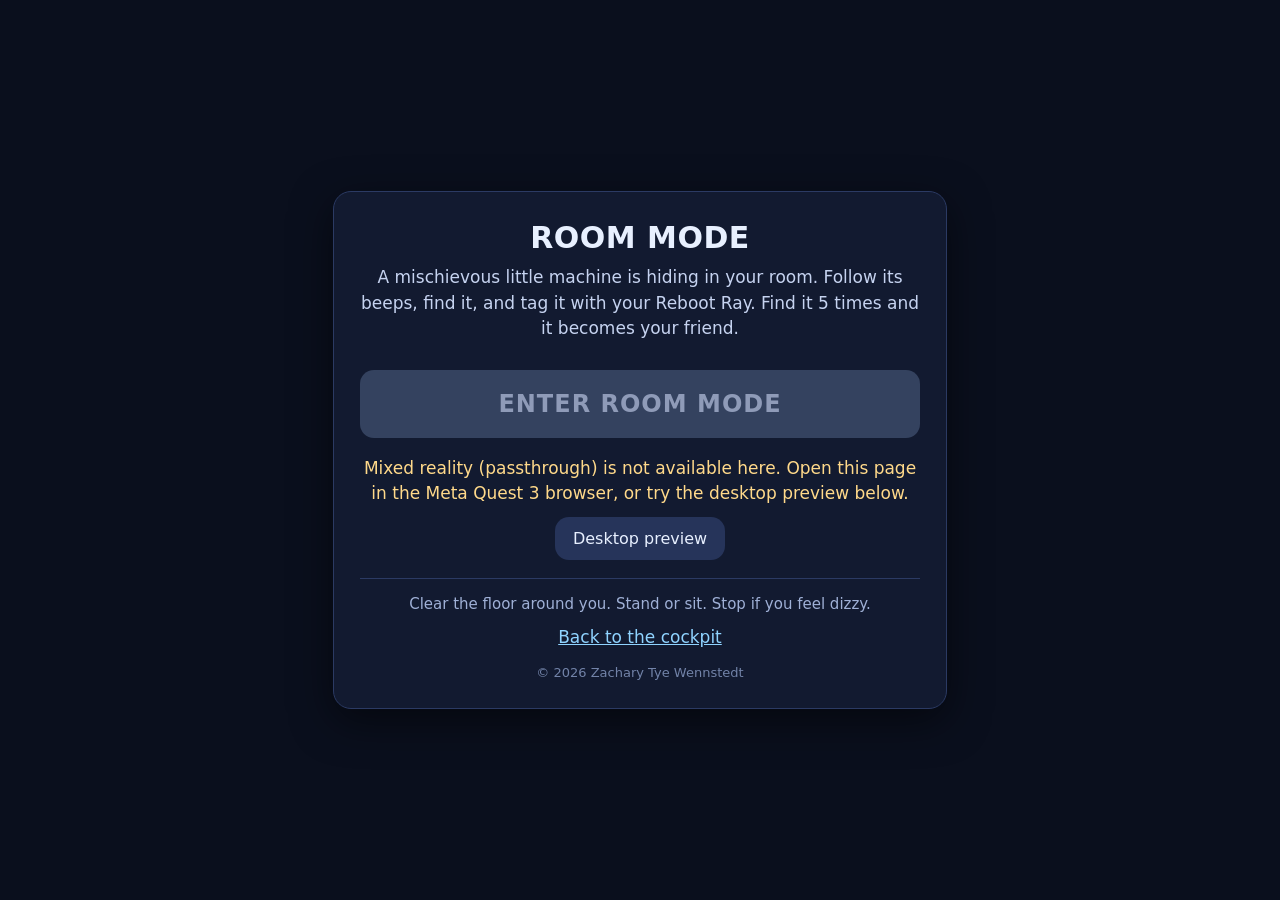
<file: room.html>
<!doctype html>
<html lang="en">
<head>
<meta charset="utf-8">
<meta http-equiv="Content-Security-Policy" content="default-src 'self'; script-src 'self'; style-src 'self' 'unsafe-inline'; img-src 'self' data: blob:; connect-src 'self'; media-src 'self' blob:; worker-src 'self' blob:; object-src 'none'; base-uri 'self'; form-action 'none'">
<meta name="viewport" content="width=device-width, initial-scale=1">
<title>Room Mode - Attack of the AI</title>
<!-- © 2026 Zachary Tye Wennstedt. All rights reserved. -->
<style>:root{--lightningcss-light: ;--lightningcss-dark:initial;color-scheme:dark}html,body{color:#e8f0ff;background:#0a0f1d;height:100%;margin:0;font-family:system-ui,-apple-system,BlinkMacSystemFont,Segoe UI,Roboto,Noto Sans,Ubuntu,Cantarell,Helvetica Neue,Arial,sans-serif}#stage{position:fixed;top:0;bottom:0;left:0;right:0}#stage canvas{width:100%;height:100%;display:block}#start{box-sizing:border-box;justify-content:center;align-items:center;padding:16px;display:flex;position:fixed;top:0;bottom:0;left:0;right:0}.card{text-align:center;background:#121a30;border:1px solid #2b3a63;border-radius:18px;width:100%;max-width:560px;padding:28px 26px;box-shadow:0 12px 40px #00000080}h1{letter-spacing:.5px;margin:0 0 8px;font-size:30px}p{color:#c6d3f0;margin:10px 0;font-size:17px;line-height:1.5}button{font:inherit;cursor:pointer;border:0;border-radius:14px}#enter{letter-spacing:1px;color:#04121a;background:#5ff0d2;width:100%;margin:18px 0 8px;padding:20px 12px;font-size:24px;font-weight:800}#enter:disabled{color:#8f9bb8;cursor:not-allowed;background:#34425f}#enter:hover:not(:disabled){outline-offset:2px;background:#8bffe6;outline:3px solid #fff}#enter:focus-visible{outline-offset:2px;background:#8bffe6;outline:3px solid #fff}#preview{color:#e8f0ff;background:#26345a;padding:12px 18px;font-size:16px}#preview:hover{background:#34477c;outline:2px solid #fff}#preview:focus-visible{background:#34477c;outline:2px solid #fff}#msg{color:#ffd98a;min-height:1.5em}.safety{color:#9fb0d6;border-top:1px solid #2b3a63;margin-top:18px;padding-top:14px;font-size:15px}a{color:#8fd3ff}small{color:#7283a8;margin-top:14px;font-size:13px;display:block}#hint{color:#cfe0ff;background:#0a0f1dbf;border-radius:10px;padding:8px 12px;font-size:14px;display:none;position:fixed;bottom:12px;left:12px}</style>
  <script type="module" crossorigin src="./assets/room-D80Bg54f.js"></script>
  <link rel="modulepreload" crossorigin href="./assets/modulepreload-polyfill-P2Xu9kJm.js">
  <link rel="modulepreload" crossorigin href="./assets/three.module-Ba_H_EZ7.js">
</head>
<body>
<div id="stage"></div>
<div id="start">
  <div class="card">
    <h1>ROOM MODE</h1>
    <p>A mischievous little machine is hiding in your room. Follow its beeps, find it, and tag it with your Reboot Ray. Find it 5 times and it becomes your friend.</p>
    <button id="enter" disabled>ENTER ROOM MODE</button>
    <p id="msg" role="status">Checking for mixed reality support...</p>
    <button id="preview">Desktop preview</button>
    <p class="safety">Clear the floor around you. Stand or sit. Stop if you feel dizzy.</p>
    <p><a href="./index.html">Back to the cockpit</a></p>
    <small>&copy; 2026 Zachary Tye Wennstedt</small>
  </div>
</div>
<div id="hint" role="status"></div>
</body>
</html>
</file>
<file: assets/site-Bjc5uk84.css>
:root{--bg:#05060c;--bg2:#0b1224;--card:#0e1730;--line:#2a3a62;--ink:#eef3ff;--dim:#b4c0e0;--cyan:#35e0ff;--mint:#39ffd0;--orange:#ffa24a;--focus:#ffd36b;--bp:#0a2d66;--font:system-ui, -apple-system, "Segoe UI", Roboto, "Helvetica Neue", Arial, sans-serif}*{box-sizing:border-box}html{-webkit-text-size-adjust:100%;scroll-behavior:smooth}body{background:var(--bg);color:var(--ink);font-family:var(--font);background-image:radial-gradient(at 50% -10%,#142040 0%,#070912 55%,#030409 100%);background-attachment:fixed;margin:0;font-size:18px;line-height:1.65}img,svg{max-width:100%}a{color:#8fe9ff;text-underline-offset:3px}a:hover{color:#fff}:focus-visible{outline:3px solid var(--focus);outline-offset:3px;border-radius:3px}.skip{background:var(--focus);color:#111;z-index:50;border-radius:6px;padding:10px 14px;font-weight:700;position:absolute;top:-60px;left:8px}.skip:focus{top:8px}.wrap{width:min(1080px,100% - 32px);margin-inline-start:auto;margin-inline-end:auto}.wrap.wide{width:min(1400px,100% - 32px)}.site-header{border-bottom:1px solid var(--line);background:#05060cc7}.site-header .wrap{flex-wrap:wrap;justify-content:space-between;align-items:center;gap:8px 24px;padding:14px 0;display:flex}.brand{letter-spacing:.06em;text-transform:uppercase;background:linear-gradient(90deg, var(--mint), #9cf, #ff8fe6);color:#0000;-webkit-background-clip:text;background-clip:text;font-size:20px;font-weight:800;text-decoration:none}.brand:hover{color:#0000}nav ul{flex-wrap:wrap;gap:4px 6px;margin:0;padding:0;list-style:none;display:flex}nav a{min-height:44px;color:var(--ink);border:2px solid #0000;border-radius:8px;padding:10px 14px;font-size:17px;font-weight:600;text-decoration:none;display:inline-block}nav a:hover{border-color:var(--line);color:#fff}nav a[aria-current=page]{border-color:var(--cyan);color:var(--cyan)}.site-footer{border-top:1px solid var(--line);text-align:center;color:var(--dim);margin-top:72px;padding:28px 0 40px;font-size:16px}.site-footer p{margin:4px 0}.site-footer .slogan{color:var(--mint);font-weight:600}h1,h2,h3{margin:0 0 .5em;line-height:1.2}h1{letter-spacing:.01em;font-size:clamp(34px,6.4vw,60px)}h2{font-size:clamp(27px,4.4vw,38px)}h3{font-size:21px}p{max-width:68ch;margin:0 0 1em}.lede{color:var(--ink);font-size:clamp(19px,2.6vw,22px)}.eyebrow{letter-spacing:.14em;text-transform:uppercase;color:var(--mint);margin:0 0 10px;font-size:14px;font-weight:700}section{padding:56px 0 8px}.hero{padding:72px 0 24px;position:relative;overflow:hidden}.hero h1{background:linear-gradient(90deg,#eaffff,#9fefff 55%,#ffd0f2);color:#0000;-webkit-background-clip:text;background-clip:text;max-width:16em}.hero-art{opacity:.5;pointer-events:none;z-index:0;width:min(520px,80vw);position:absolute;top:-30px;right:-80px}.hero .wrap{z-index:1;position:relative}.btn{font:inherit;cursor:pointer;color:#02110c;background:linear-gradient(#19e0b4,#0e9e80);border:2px solid #6fffe0;border-radius:8px;min-height:48px;padding:14px 24px;font-size:19px;font-weight:800;text-decoration:none;display:inline-block}.btn:hover{color:#000;background:linear-gradient(#4dffd5,#14b794)}.btn.alt{color:var(--ink);background:#10182c;border-color:#3a4d80}.btn.alt:hover{border-color:var(--cyan);color:#fff;background:#16213e}.btn:disabled{opacity:.55;cursor:not-allowed}.btn.small{min-height:44px;padding:9px 16px;font-size:16px}.grid{grid-template-columns:repeat(auto-fit,minmax(190px,1fr));gap:18px;margin-top:24px;padding:0;list-style:none;display:grid}.card{background:var(--card);border:1px solid var(--line);border-radius:12px;padding:20px 20px 8px}.card h3{color:#fff;align-items:center;gap:12px;display:flex}.card h3 svg{flex:none;width:44px;height:44px}.card .how{letter-spacing:.1em;text-transform:uppercase;color:var(--cyan);margin:0 0 4px;font-size:14px;font-weight:700}.card p{font-size:17px}.soft{border:1px solid var(--line);background:linear-gradient(#1420408c,#0a102033);border-radius:14px;padding:28px clamp(18px,4vw,40px)}.pull{border-left:5px solid var(--orange);background:#ffa24a12;border-radius:0 12px 12px 0;margin:8px 0 0;padding:28px clamp(18px,4vw,40px)}.pull p{color:#fff4e8;max-width:40em;font-size:clamp(20px,2.8vw,25px);line-height:1.5}.pull cite{color:var(--orange);font-style:normal;font-weight:700}.note{border:2px solid var(--orange);background:#ffa24a14;border-radius:10px;max-width:none;margin:18px 0;padding:12px 16px;font-weight:700}.cta{text-align:center;border:1px solid var(--line);background:radial-gradient(at 50% 0,#17325a 0%,#0b1224 70%);border-radius:16px;margin-top:56px;padding:44px 20px}.cta p{margin-inline-start:auto;margin-inline-end:auto}.cta h2{max-width:20em;margin-inline-start:auto;margin-inline-end:auto}.bp-tools{flex-wrap:wrap;align-items:center;gap:10px;margin:10px 0;display:flex}.bp-tools .hint{color:var(--dim);margin:0;font-size:16px}.frame{background:var(--bp);-webkit-overflow-scrolling:touch;border:2px solid #4a67a8;border-radius:6px;overflow:auto}.frame:focus-visible{outline-offset:2px}.sheet{width:100%;min-width:1000px;height:auto;display:block}.frame.is-full{max-height:85vh}.frame.is-full .sheet{width:1600px;min-width:1600px}.sheet .bp-bg{fill:var(--bp)}.sheet .bt{fill:#eaf6ff;letter-spacing:.06em;font-family:Arial Narrow,Segoe UI,Arial,Helvetica,sans-serif;font-size:14px}.sheet .bt.xs{font-size:12px}.sheet .bt.s{font-size:13px}.sheet .bt.m{font-size:14px}.sheet .bt.h{font-size:16px;font-weight:700}.sheet .bt.b{font-size:15px;font-weight:700}.sheet .bt.xl{letter-spacing:.08em;font-size:24px;font-weight:700}.sheet .bt.dim{fill:#a9c6ee}.sheet .bt.zone{fill:#bcd6f5;font-size:12px}.sheet .bt.k{font-size:14px}.sheet .bt.hd{fill:#fff}.sheet .bt.tb1{font-size:17px;font-weight:700}.sheet .bt.tb2{font-size:14px}.sheet .bt.tb3{fill:#ffd9a8;font-size:14px;font-weight:700}.sheet .bt.bn{fill:#fff;letter-spacing:0;pointer-events:none;font-size:16px;font-weight:700}.sheet .l1,.sheet .l2,.sheet .l3,.sheet .rack,.sheet .sym,.sheet .tree circle,.sheet .spanel,.sheet .zone-hab,.sheet .zone-tree,.sheet .pond,.sheet .plate{vector-effect:none}.sheet .l1{stroke:#eaf6ff;stroke-width:1.1px;fill:none}.sheet .l2{stroke:#eaf6ff;stroke-width:2px;fill:none}.sheet .l3{stroke:#eaf6ff;stroke-width:3px;fill:none}.sheet .fill-bg{fill:var(--bp)}.sheet .fillw{fill:#eaf6ff}.sheet .hdr{fill:#17408a;stroke:#eaf6ff;stroke-width:1.5px}.sheet .rack{fill:var(--bp);stroke:#eaf6ff;stroke-width:1.1px}.sheet .spanel{stroke:#bfe6ff;stroke-width:1px;fill-opacity:1}.sheet .sym{stroke:#eaf6ff;stroke-width:2px;fill:var(--bp)}.sheet .symf,.sheet .post{fill:#eaf6ff;stroke:none}.sheet .tree circle{fill:#8ff2b41f;stroke:#8ff2b4;stroke-width:1.2px}.sheet .tree .dot{fill:#8ff2b4;stroke:none}.sheet .zone-hab{fill:#8ff2b412;stroke:#8ff2b4;stroke-width:1.5px;stroke-dasharray:12 4 2 4}.sheet .zone-tree{fill:#8ff2b412;stroke:#8ff2b4;stroke-width:1.2px;stroke-dasharray:6 4}.sheet .pond{fill:#9fd2ff24;stroke:#9fd2ff;stroke-width:2px}.sheet .reed{stroke:#8ff2b4;stroke-width:1.2px;fill:none}.sheet .plate{fill:var(--bp);stroke:none}.sheet .corr{stroke:#8ff2b4;stroke-width:1.6px;stroke-dasharray:3 5}.sheet .chev{stroke:#8ff2b4;stroke-width:1.8px;fill:none}.sheet .prop{stroke:#eaf6ff;stroke-width:1.6px;stroke-dasharray:18 5 3 5 3 5;fill:none}.sheet .pw{stroke:#eaf6ff;stroke-width:1.7px;stroke-dasharray:10 4 2 4;fill:none}.sheet .walk{stroke:#eaf6ff;stroke-width:2.4px;stroke-dasharray:1 5;stroke-linecap:round;fill:none}.sheet .stub{stroke:#eaf6ff;stroke-width:1.6px}.sheet .p-sup-o{stroke:#ffa24a;stroke-width:7px;fill:none;stroke-linejoin:round}.sheet .p-sup-i{stroke:var(--bp);stroke-width:3.2px;fill:none;stroke-linejoin:round}.sheet .p-ret{stroke:#6fe3ff;stroke-width:3.6px;stroke-dasharray:14 5 3 5;fill:none;stroke-linejoin:round}.sheet .c-warm{stroke:#ffa24a;stroke-width:2.6px;fill:none}.sheet .c-cool{stroke:#6fe3ff;stroke-width:2.6px;fill:none}.sheet .w-clean{stroke:#a9d8ff;stroke-width:3.6px;stroke-dasharray:1 6;stroke-linecap:round;fill:none}.sheet .w-rain{stroke:#a9d8ff;stroke-width:2.4px;stroke-dasharray:9 5;fill:none}.sheet .w-reject{stroke:#d6dff0;stroke-width:2.4px;stroke-dasharray:14 4 2 4 2 4;fill:none}.sheet .ar-o{fill:#ffa24a}.sheet .ar-c{fill:#6fe3ff}.sheet .ar-w{fill:#a9d8ff}.sheet .ar-g{fill:#d6dff0}.sheet .lead{stroke:#eaf6ff;stroke-width:1.3px}.sheet .bubble{cursor:pointer;outline:none}.sheet .bub{fill:var(--bp);stroke:#fff;stroke-width:2px}.sheet .hit{fill:#0000}.sheet .bubble.on .bub{fill:#35e0ff;stroke:#fff}.sheet .bubble:focus-visible .bub{fill:#35e0ff;stroke:#fff}.sheet .bubble.on .bn{fill:#04202b}.sheet .bubble:focus-visible .bn{fill:#04202b}.sheet .bubble:focus-visible .hit{stroke:var(--focus);stroke-width:3px}.sheet .part{transition:opacity .25s}.sheet.dim .part:not(.on){opacity:.2}.sheet .part.on{filter:drop-shadow(0 0 4px #35e0ffe6)}.sheet .node{transition:opacity .5s}.sheet .flow{fill:none;stroke-width:6.5px;stroke-linecap:round;stroke-dasharray:0 16;opacity:.25;transition:opacity .6s}.sheet .flow.warm{stroke:#ff9a3c}.sheet .flow.cool{stroke:#4fd8ff}.sheet .flow.water{stroke:#b4dcff}.sheet .flow.reject{stroke:#e3e9f5}.sheet .flow.active,.sheet.all .flow{opacity:1}.sheet.playing .flow{animation:3s linear infinite flow}@keyframes flow{to{stroke-dashoffset:-32px}}.sheet .node.active>rect:first-child,.sheet .node.active>path:first-child{stroke:#35e0ff;stroke-width:4px}.panel{background:var(--card);border:1px solid var(--line);border-radius:12px;margin-top:16px;padding:18px 20px}.panel h3{margin-bottom:8px}.steps{flex-wrap:wrap;align-items:center;gap:10px;margin-bottom:12px;display:flex}.caption{color:#fff;max-width:none;min-height:3.3em;margin:0;font-size:20px}.stepdots{gap:6px;margin-left:4px;display:flex}.stepdots span{border:2px solid var(--cyan);border-radius:50%;width:12px;height:12px}.stepdots span.on{background:var(--cyan)}.rm-note{color:var(--dim);font-size:16px;display:none}.callouts{grid-template-columns:repeat(auto-fit,minmax(min(100%,420px),1fr));gap:10px;margin:18px 0;padding:0;list-style:none;display:grid}.callouts li{background:var(--card);border:2px solid var(--line);cursor:pointer;border-radius:10px;gap:14px;padding:12px 14px;display:flex}.callouts li:hover,.callouts li.on{border-color:var(--cyan);background:#12223f}.callouts .num{background:var(--bp);border:2px solid #fff;border-radius:50%;flex:none;place-items:center;width:36px;height:36px;font-size:17px;font-weight:800;display:grid}.callouts li.on .num{background:var(--cyan);color:#04202b}.callouts b{color:#fff;display:block}.callouts span.t{color:var(--dim);font-size:17px;line-height:1.5}.inwords h3{margin-top:1.2em}.inwords p{max-width:75ch}.contact-grid{grid-template-columns:1fr;gap:22px;margin-top:20px;display:grid}@media (min-width:900px){.contact-grid{grid-template-columns:5fr 7fr;align-items:start}}.reach{gap:14px;margin:0 0 16px;padding:0;list-style:none;display:grid}.reach li{background:var(--card);border:1px solid var(--line);border-radius:12px;padding:16px 18px}.reach .lbl{letter-spacing:.12em;text-transform:uppercase;color:var(--cyan);font-size:14px;font-weight:700;display:block}.reach a{word-break:break-word;font-size:clamp(22px,4.5vw,28px);font-weight:800}form{background:var(--card);border:1px solid var(--line);border-radius:14px;padding:clamp(18px,3vw,30px)}.field{margin-bottom:18px}label,legend{margin-bottom:6px;font-weight:700;display:block}.req{color:var(--orange)}input[type=text],input[type=email],select,textarea{width:100%;font:inherit;color:var(--ink);background:#070c1a;border:2px solid #3a4d80;border-radius:8px;min-height:48px;padding:12px 14px;font-size:18px}textarea{resize:vertical;min-height:170px}input:hover,select:hover,textarea:hover{border-color:#6479b3}input:focus-visible{outline:3px solid var(--focus);outline-offset:2px;border-color:var(--focus)}select:focus-visible{outline:3px solid var(--focus);outline-offset:2px;border-color:var(--focus)}textarea:focus-visible{outline:3px solid var(--focus);outline-offset:2px;border-color:var(--focus)}.field.bad input,.field.bad select,.field.bad textarea{border-color:#ff8a8a}.err{color:#ffb3b3;max-width:none;margin:6px 0 0;font-size:16px;font-weight:600;display:none}.field.bad .err{display:block}.help{color:var(--dim);max-width:none;margin:4px 0 0;font-size:15px}.check{align-items:flex-start;gap:12px;font-weight:600;display:flex}.check input{accent-color:#19e0b4;flex:none;width:26px;height:26px;margin-top:3px}.hp{width:1px;height:1px;left:-10000px;overflow:hidden;position:absolute!important}.status{border:2px solid;border-radius:10px;max-width:none;margin-top:18px;padding:14px 16px;font-weight:600;display:none}.status.show{display:block}.status.ok{border-color:var(--mint);background:#39ffd014}.status.fail{background:#ff8a8a14;border-color:#ff8a8a}.status.info{border-color:var(--cyan);background:#35e0ff14}.status .btn{margin-top:8px}.privacy{color:var(--dim);margin-top:14px;font-size:16px}@media (prefers-reduced-motion:reduce){html{scroll-behavior:auto}*{transition:none!important;animation:none!important}.sheet .flow{display:none}.rm-note{display:block}.js-play{display:none}}@media (max-width:560px){body{font-size:18px}.sheet{min-width:1000px}}@media print{@page{size:landscape;margin:10mm}body{color:#000;-webkit-print-color-adjust:exact;-moz-print-color-adjust:exact;print-color-adjust:exact;font-size:11pt;background:#fff!important}.site-header,.bp-tools,.panel.follow,.skip,.cta,.hero-art{display:none!important}.frame{border:0;max-height:none!important;overflow:visible!important}.sheet,.frame.is-full .sheet{break-inside:avoid;page-break-inside:avoid;width:100%!important;min-width:0!important}.sheet .flow{display:none}.hero h1{color:#000;background:0 0}a{color:#000}.card,.soft,.callouts li{color:#000;background:#fff;border-color:#999}.callouts span.t,.card p,.note,.site-footer{color:#000}}#summary.show{margin-bottom:18px}.site-footer p{margin-inline-start:auto;margin-inline-end:auto}
</file>
